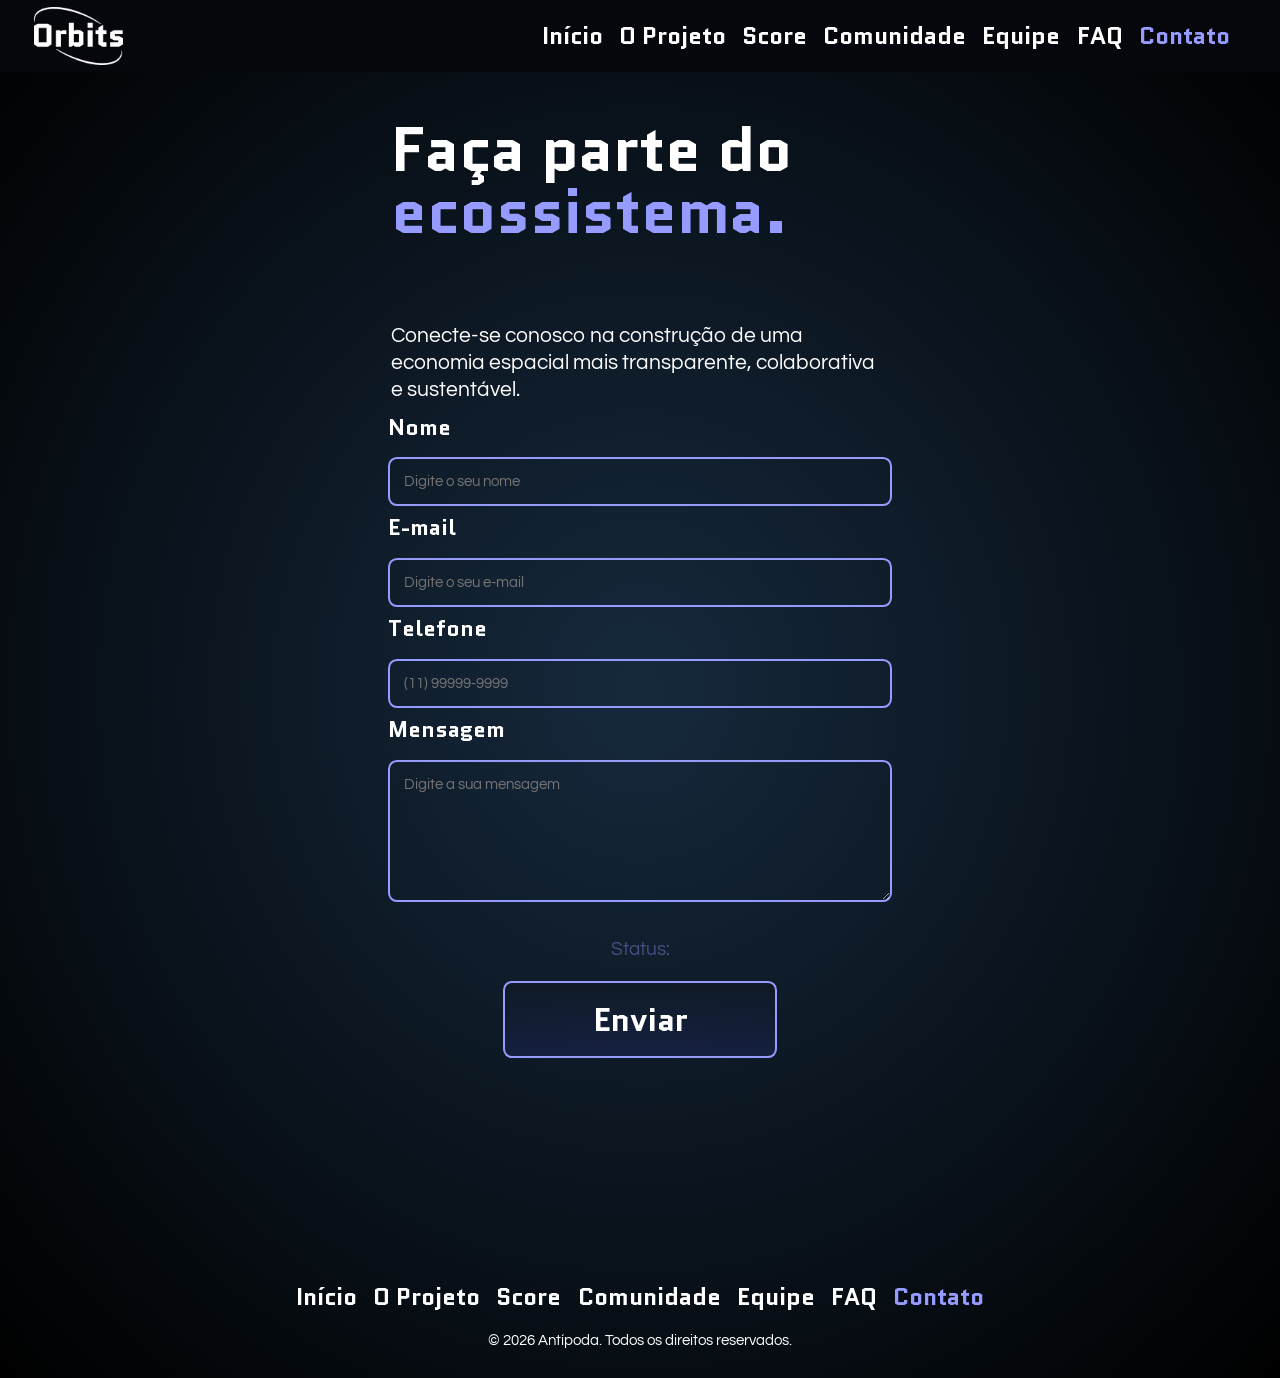
<file: pages/contato.html>
<!DOCTYPE html>
<html lang="pt-br">
<head>
    <meta charset="UTF-8">
    <meta name="viewport" content="width=device-width, initial-scale=1.0">
    <link rel="stylesheet" href="/css/styles.css">
    <link rel="stylesheet" href="/css/layout-contato.css">
    <title>Contato</title>
</head>

<body>

    <header class="header">
        <img src="/assets/logo_orbits.png" alt="Logo Orbits" class="header__logo">

        <nav class="header__menu">
            <a href="/pages/index.html" class="header__menu__link">Início</a>
            <a href="/pages/sobre.html" class="header__menu__link">O Projeto</a>
            <a href="/pages/score.html" class="header__menu__link">Score</a>
            <a href="/pages/comunidade.html" class="header__menu__link">Comunidade</a>
            <a href="/pages/integrantes.html" class="header__menu__link">Equipe</a>
            <a href="/pages/faq.html" class="header__menu__link">FAQ</a>
            <a href="/pages/contato.html" class="header__menu__link header__menu__link--destaque">Contato</a>
        </nav>
        <button class="header__button">☰</button>
    </header>

    <main class="contato">

        <h1 class="pagina__titulo">Faça parte do <strong class="pagina__titulo--destaque">ecossistema.</strong></h1>

        <p class="pagina__texto">
            Conecte-se conosco na construção de uma economia espacial mais transparente, colaborativa e sustentável.
        </p>

        <div class="contato__secao">
            <div class="contato__area">

                <form class="contato__formulario">

                    <div class="contato__formulario__campo">
                        <label for="name" class="contato__formulario__label">Nome</label>
                        <input 
                            type="text"
                            id="name"
                            name="name"
                            class="contato__formulario__input caixa"
                            placeholder="Digite o seu nome"
                        >
                    </div>

                    <div class="contato__formulario__campo">
                        <label for="mail" class="contato__formulario__label">E-mail</label>
                        <input 
                            type="email"
                            id="mail"
                            name="mail"
                            class="contato__formulario__input caixa"
                            placeholder="Digite o seu e-mail"  
                        >
                    </div>

                    <div class="contato__formulario__campo">
                        <label for="phone" class="contato__formulario__label">Telefone</label>
                        <input 
                            type="tel"
                            pattern="(\([0-9]{2}\)|[0-9]{2})\s?[0-9]{4,5}-?[0-9]{4}"
                            title="Insira um telefone válido. Ex: (11)98765-4321"
                            placeholder="(11) 99999-9999"
                            id="phone"
                            name="phone"
                            class="contato__formulario__input caixa"
                            placeholder="Digite o seu telefone"
                        >
                    </div>

                    <div class="contato__formulario__campo">
                        <label for="message" class="contato__formulario__label">Mensagem</label>
                        <textarea 
                            id="message"
                            name="message"
                            class="contato__formulario__input caixa"
                            placeholder="Digite a sua mensagem"
                        ></textarea>
                    </div>

                    <button type="submit" class="contato__formulario__botao caixa--degrade">Enviar</button>

                </form>

                <p class="contato__status">Status:</p>

            </div>
        </div>

    </main>

    <footer class="footer">

        <nav class="footer__menu">
            <a href="/pages/index.html" class="footer__menu__link">Início</a>
            <a href="/pages/sobre.html" class="footer__menu__link">O Projeto</a>
            <a href="/pages/score.html" class="footer__menu__link">Score</a>
            <a href="/pages/comunidade.html" class="footer__menu__link">Comunidade</a>
            <a href="/pages/integrantes.html" class="footer__menu__link">Equipe</a>
            <a href="/pages/faq.html" class="footer__menu__link">FAQ</a>
            <a href="/pages/contato.html" class="footer__menu__link footer__menu__link--destaque">Contato</a>
        </nav>

        <p class="footer__texto">© 2026 Antípoda. Todos os direitos reservados.</p>

    </footer>






    <!-- modal -->

    <div class="contato__modal-fundo">
        <div class="contato__modal caixa--degrade">
            <button class="contato__modal__fechar">✕</button>
            <h2 class="contato__modal__titulo pagina__subtitulo">Mensagem enviada!</h2>
            <p class="contato__modal__texto pagina__texto"> Obrigado pelo contato! Responderemos em breve! 😁</p>
        </div>
    </div>
    <script src="/js/header.js"></script>
    <script src="/js/contato.js"></script>
</body>
</html>
</file>
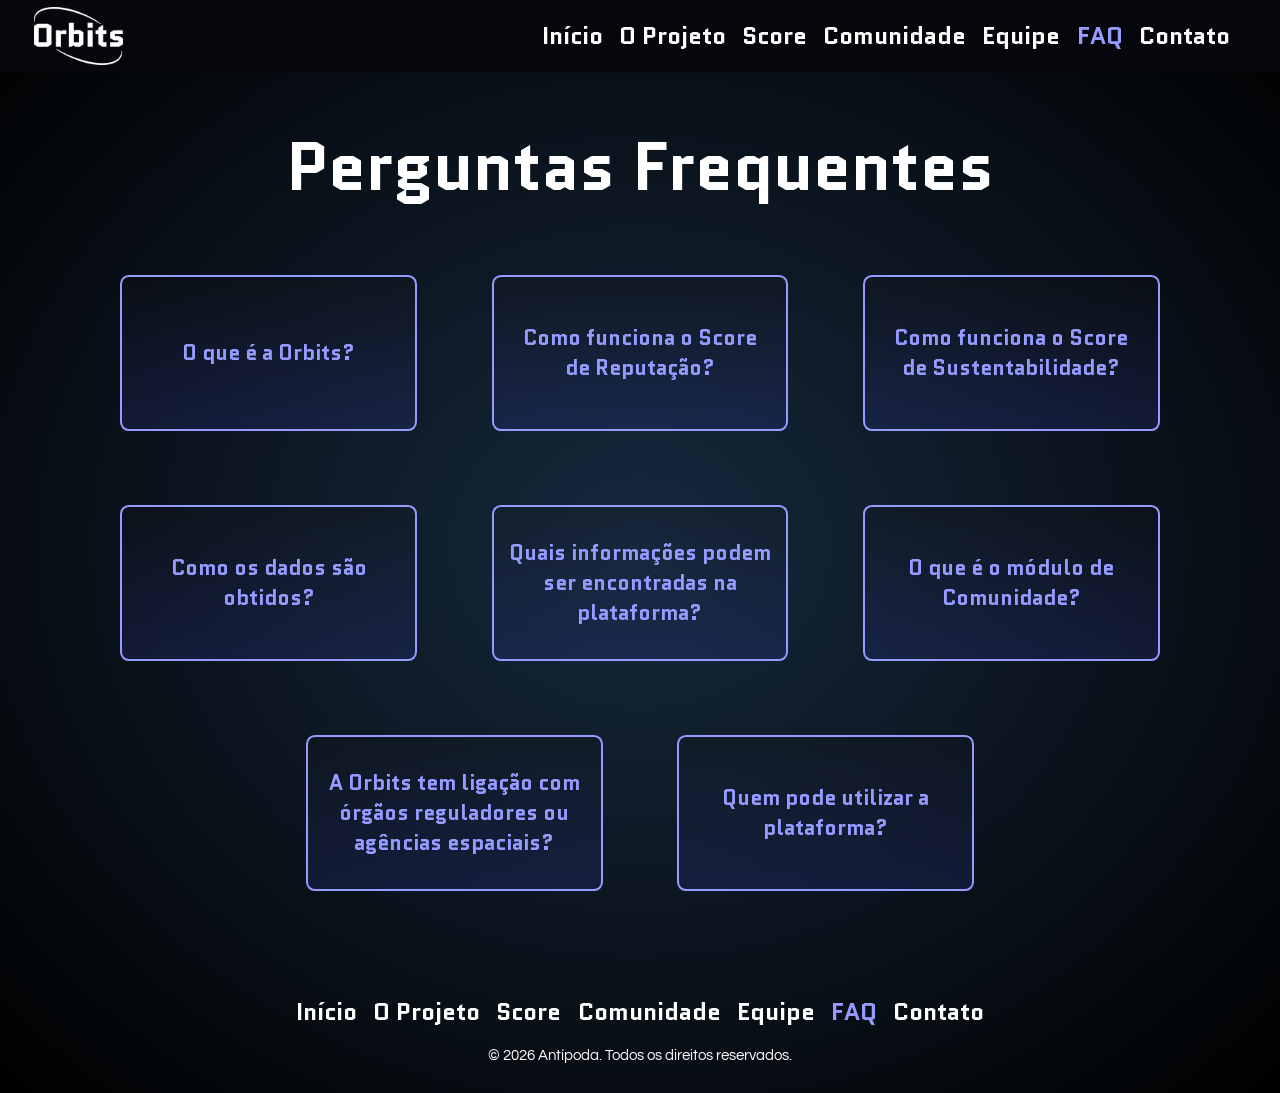
<file: pages/faq.html>
<!DOCTYPE html>
<html lang="pt-br">
<head>
    <meta charset="UTF-8">
    <meta name="viewport" content="width=device-width, initial-scale=1.0">
    <link rel="stylesheet" href="/css/styles.css">
    <link rel="stylesheet" href="/css/layout-faq.css">
    <title>FAQ</title>
</head>
<body>
    <header class="header">
        <img src="/assets/logo_orbits.png" alt="Logo Orbits" class="header__logo">
        <nav class="header__menu">
            <a href="/pages/index.html" class="header__menu__link">Início</a>
            <a href="/pages/sobre.html" class="header__menu__link">O Projeto</a>
            <a href="/pages/score.html" class="header__menu__link">Score</a>
            <a href="/pages/comunidade.html" class="header__menu__link">Comunidade</a>
            <a href="/pages/integrantes.html" class="header__menu__link">Equipe</a>
            <a href="/pages/faq.html" class="header__menu__link header__menu__link--destaque">FAQ</a>
            <a href="/pages/contato.html" class="header__menu__link">Contato</a>
        </nav>
        <button class="header__button">☰</button>
    </header>

    <main class="faq">

      <h1 class="pagina__titulo">Perguntas Frequentes</h1>

      <section class="faq__perguntas">

        <div class="faq__perguntas__card caixa--degrade">
            <h2 class="faq__perguntas__card__pergunta">O que é a Orbits?</h2>
            <p class="faq__perguntas__card__resposta">A Orbits é uma plataforma de inteligência espacial que cruza dados para gerar indicadores de reputação e sustentabilidade, mapear agentes e ativos espaciais e conectar iniciativas que estão construindo o futuro do setor.</p>
        </div>

        <div class="faq__perguntas__card caixa--degrade">
            <h2 class="faq__perguntas__card__pergunta">Como funciona o Score de Reputação?</h2>
            <p class="faq__perguntas__card__resposta">O Score de Reputação transforma dados em confiança. A partir da análise de informações públicas, histórico operacional e conformidade regulatória, a Orbits gera um índice que auxilia na avaliação de credibilidade dos agentes em atuação no espaço.</p>
        </div>

        <div class="faq__perguntas__card caixa--degrade">
            <h2 class="faq__perguntas__card__pergunta">Como funciona o Score de Sustentabilidade?</h2>
            <p class="faq__perguntas__card__resposta">O Score de Sustentabilidade transforma dados em responsabilidade. Por meio da análise de indicadores ambientais e operacionais relacionadas à geração de lixo orbital e práticas de mitigação, a Orbits avalia o impacto das atividades espaciais e incentiva práticas mais sustentáveis no setor.</p>
        </div>

        <div class="faq__perguntas__card caixa--degrade">
            <h2 class="faq__perguntas__card__pergunta">Como os dados são obtidos?</h2>
            <p class="faq__perguntas__card__resposta">A Orbits utiliza dados públicos, registros espaciais e bases orbitais de referência que são organizadas e cruzadas para gerar os indicadores, visualizações e inteligência sobre a economia espacial.</p>
        </div>

        <div class="faq__perguntas__card caixa--degrade">
            <h2 class="faq__perguntas__card__pergunta">Quais informações podem ser encontradas na plataforma?</h2>
            <p class="faq__perguntas__card__resposta">A Orbits reúne informações sobre organizações, ativos espaciais e iniciativas do setor em um único ambiente. Os usuários podem explorar indicadores de reputação e sustentabilidade, visualizar objetos em órbita e descobrir oportunidades de conexão dentro da economia espacial.</p>
        </div>

        <div class="faq__perguntas__card caixa--degrade">
            <h2 class="faq__perguntas__card__pergunta">O que é o módulo de Comunidade?</h2>
            <p class="faq__perguntas__card__resposta">O módulo de Comunidade conecta empresas, pesquisadores, investidores e iniciativas dentro da economia espacial. Por meio dele, os usuários podem descobrir oportunidades de colaboração, parcerias e novos projetos dentro do ecossistema.</p>
        </div>

        <div class="faq__perguntas__card caixa--degrade">
            <h2 class="faq__perguntas__card__pergunta">A Orbits tem ligação com órgãos reguladores ou agências espaciais?</h2>
            <p class="faq__perguntas__card__resposta">Não. A Orbits é uma plataforma independente de inteligência espacial. Seu papel é apoiar o ecossistema por meio da organização de informações, geração de indicadores e fortalecimento da transparência entre os agentes da economia espacial.</p>
        </div>

        <div class="faq__perguntas__card caixa--degrade">
            <h2 class="faq__perguntas__card__pergunta">Quem pode utilizar a plataforma?</h2>
            <p class="faq__perguntas__card__resposta">A Orbits foi desenvolvida para empresas, pesquisadores, universidades, investidores, órgãos públicos e qualquer pessoa interessada em acompanhar o ecossistema espacial. A plataforma foi criada para tornar a economia espacial mais acessível e transparente para todos.</p>
        </div>

      </section>

    </main>

    <footer class="footer">
        <nav class="footer__menu">
            <a href="/pages/index.html" class="footer__menu__link">Início</a>
            <a href="/pages/sobre.html" class="footer__menu__link">O Projeto</a>
            <a href="/pages/score.html" class="footer__menu__link">Score</a>
            <a href="/pages/comunidade.html" class="footer__menu__link">Comunidade</a>
            <a href="/pages/integrantes.html" class="footer__menu__link">Equipe</a>
            <a href="/pages/faq.html" class="footer__menu__link footer__menu__link--destaque">FAQ</a>
            <a href="/pages/contato.html" class="footer__menu__link">Contato</a>
        </nav>
        <p class="footer__texto">© 2026 Antípoda. Todos os direitos reservados.</p>
    </footer>
    <script src="/js/header.js"></script>
    <script src="/js/accordion_faq.js"></script>
</body>
</html>
</file>
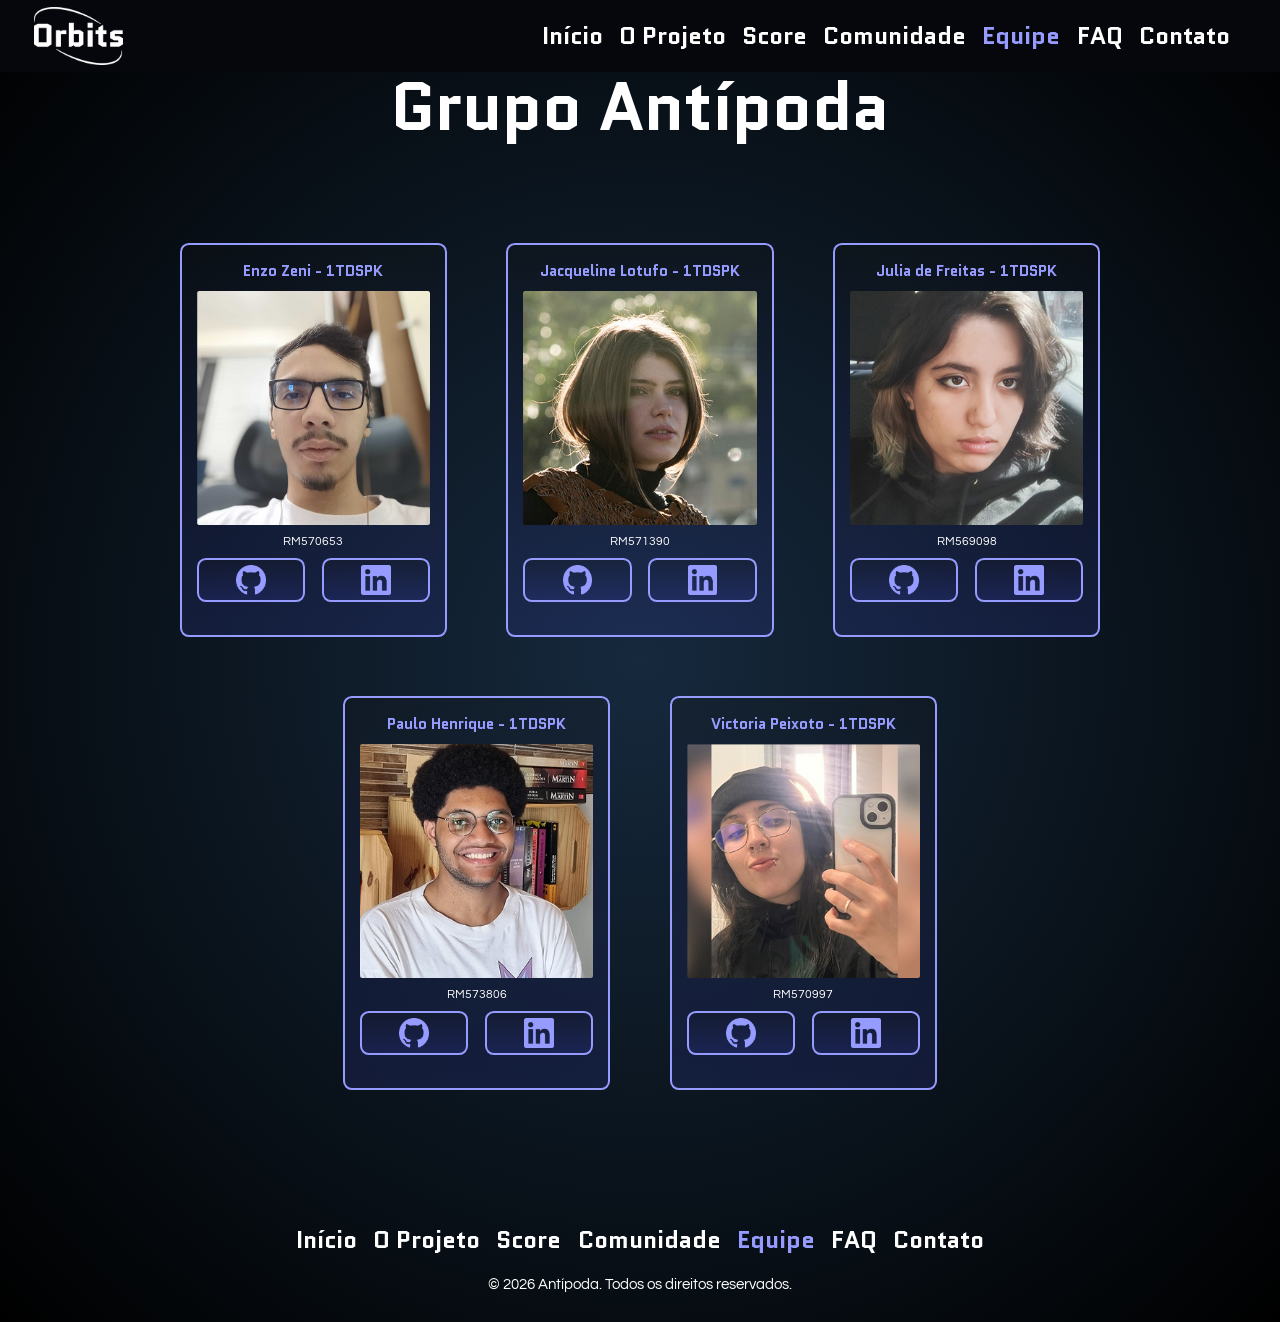
<file: pages/integrantes.html>
<!DOCTYPE html>
<html lang="pt-br">
<head>
    <meta charset="UTF-8">
    <meta name="viewport" content="width=device-width, initial-scale=1.0">
    <link rel="stylesheet" href="/css/styles.css">
    <link rel="stylesheet" href="/css/layout-integrantes.css">
    <title>Equipe</title>
</head>
<body>
    <header class="header">
        <img src="/assets/logo_orbits.png" alt="Logo Orbits" class="header__logo">
        <nav class="header__menu">
            <a href="/pages/index.html" class="header__menu__link">Início</a>
            <a href="/pages/sobre.html" class="header__menu__link">O Projeto</a>
            <a href="/pages/score.html" class="header__menu__link">Score</a>
            <a href="/pages/comunidade.html" class="header__menu__link">Comunidade</a>
            <a href="/pages/integrantes.html" class="header__menu__link header__menu__link--destaque">Equipe</a>
            <a href="/pages/faq.html" class="header__menu__link">FAQ</a>
            <a href="/pages/contato.html" class="header__menu__link">Contato</a>
        </nav>
        <button class="header__button">☰</button>
    </header>

    <main class="integrantes">
       <h1 class="pagina__titulo">Grupo Antípoda</h1>

       <section class="integrantes__secao">

            <!-- enzo -->
            <div class="integrantes__secao__card caixa--degrade">
                <h3 class="integrantes__secao__card__titulo">Enzo Zeni - 1TDSPK</h3>
                <img src="/assets/zeni.png" alt="Foto Enzo" class="integrantes__secao__card__imagem">
                <p class="integrantes__secao__card__rm">RM570653</p>
                <div class="integrantes__secao__card__botoes">
                    <a href="https://github.com/F-Zeni" target="_blank" class="integrantes__secao__card__botoes__botao caixa--degrade">
                        <img src="/assets/github.png" alt="Pictograma Github"  class="integrantes__secao__card__botoes__botao__logo">
                    </a>

                    <a href="https://www.linkedin.com/in/enzo-fachinelli-zeni-687a873b3" target="_blank" class="integrantes__secao__card__botoes__botao caixa--degrade">
                        <img src="/assets/linkedin.png" alt="Pictograma LinkedIn" class="integrantes__secao__card__botoes__botao__logo">
                    </a>
                </div>    
            </div>

            <!-- jacqueline -->
            <div class="integrantes__secao__card caixa--degrade">
                <h3 class="integrantes__secao__card__titulo">Jacqueline Lotufo - 1TDSPK</h3>
                    <img src="/assets/jac.png" alt="Foto Jacqueline" class="integrantes__secao__card__imagem">
                    <p class="integrantes__secao__card__rm">RM571390</p>
                    <div class="integrantes__secao__card__botoes">
                        <a href="https://github.com/jacquelot" target="_blank" class="integrantes__secao__card__botoes__botao caixa--degrade">
                            <img src="/assets/github.png" alt="Pictograma Github" class="integrantes__secao__card__botoes__botao__logo">
                        </a>

                        <a href="https://br.linkedin.com/in/jacqueline-lotufo" target="_blank" class="integrantes__secao__card__botoes__botao caixa--degrade">
                            <img src="/assets/linkedin.png" alt="Pictograma LinkedIn" class="integrantes__secao__card__botoes__botao__logo">
                        </a>
                    </div>     
            </div>

            <!-- julia -->
            <div class="integrantes__secao__card caixa--degrade">
                <h3 class="integrantes__secao__card__titulo">Julia de Freitas - 1TDSPK</h3>
                <img src="/assets/ju.png" alt="Foto Julia" class="integrantes__secao__card__imagem">
                <p class="integrantes__secao__card__rm">RM569098</p>
                <div class="integrantes__secao__card__botoes">
                    <a href="https://github.com/lixzaura" target="_blank" class="integrantes__secao__card__botoes__botao caixa--degrade">
                        <img src="/assets/github.png" alt="Pictograma Github" class="integrantes__secao__card__botoes__botao__logo">
                    </a>

                    <a href="https://www.linkedin.com/in/lixzaura" target="_blank" class="integrantes__secao__card__botoes__botao caixa--degrade">
                        <img src="/assets/linkedin.png" alt="Pictograma LinkedIn" class="integrantes__secao__card__botoes__botao__logo">
                    </a>
                </div>    
            </div>

            <!-- paulo -->
            <div class="integrantes__secao__card caixa--degrade">
                <h3 class="integrantes__secao__card__titulo">Paulo Henrique - 1TDSPK</h3>
                <img src="/assets/ph.png" alt="Foto Paulo" class="integrantes__secao__card__imagem">
                <p class="integrantes__secao__card__rm">RM573806</p>
                <div class="integrantes__secao__card__botoes">
                    <a href="https://github.com/paulo-henrique253" target="_blank" class="integrantes__secao__card__botoes__botao caixa--degrade">
                        <img src="/assets/github.png" alt="Pictograma Github" class="integrantes__secao__card__botoes__botao__logo">
                    </a>

                    <a href="https://www.linkedin.com/in/paulo-henrique-gomes-gonçalves-aa04b5272/" target="_blank" class="integrantes__secao__card__botoes__botao caixa--degrade">
                        <img src="/assets/linkedin.png" alt="Pictograma LinkedIn" class="integrantes__secao__card__botoes__botao__logo">
                    </a>
                </div>
            </div>

            <!-- victoria -->
            <div class="integrantes__secao__card caixa--degrade">
                <h3 class="integrantes__secao__card__titulo">Victoria Peixoto - 1TDSPK</h3>
                <img src="/assets/vic.png" alt="Foto Victoria" class="integrantes__secao__card__imagem">
                <p class="integrantes__secao__card__rm">RM570997</p>
                <div class="integrantes__secao__card__botoes">
                    <a href="https://github.com/VictoriaPPeixoto" target="_blank" class="integrantes__secao__card__botoes__botao caixa--degrade">
                        <img src="/assets/github.png" alt="Pictograma Github" class="integrantes__secao__card__botoes__botao__logo">
                    </a>

                    <a href="https://www.linkedin.com/in/victoria-peixoto-paltrinieri-9938a7404/" target="_blank" class="integrantes__secao__card__botoes__botao caixa--degrade">
                        <img src="/assets/linkedin.png" alt="Pictograma LinkedIn" class="integrantes__secao__card__botoes__botao__logo">
                    </a>
                </div>
            </div>
       </section>
    </main>

    <footer class="footer">
        <nav class="footer__menu">
            <a href="/pages/index.html" class="footer__menu__link">Início</a>
            <a href="/pages/sobre.html" class="footer__menu__link">O Projeto</a>
            <a href="/pages/score.html" class="footer__menu__link">Score</a>
            <a href="/pages/comunidade.html" class="footer__menu__link">Comunidade</a>
            <a href="/pages/integrantes.html" class="footer__menu__link footer__menu__link--destaque">Equipe</a>
            <a href="/pages/faq.html" class="footer__menu__link">FAQ</a>
            <a href="/pages/contato.html" class="footer__menu__link">Contato</a>
        </nav>
        <p class="footer__texto">© 2026 Antípoda. Todos os direitos reservados.</p>
    </footer>
    <script src="/js/header.js"></script>
</body>
</html>
</file>
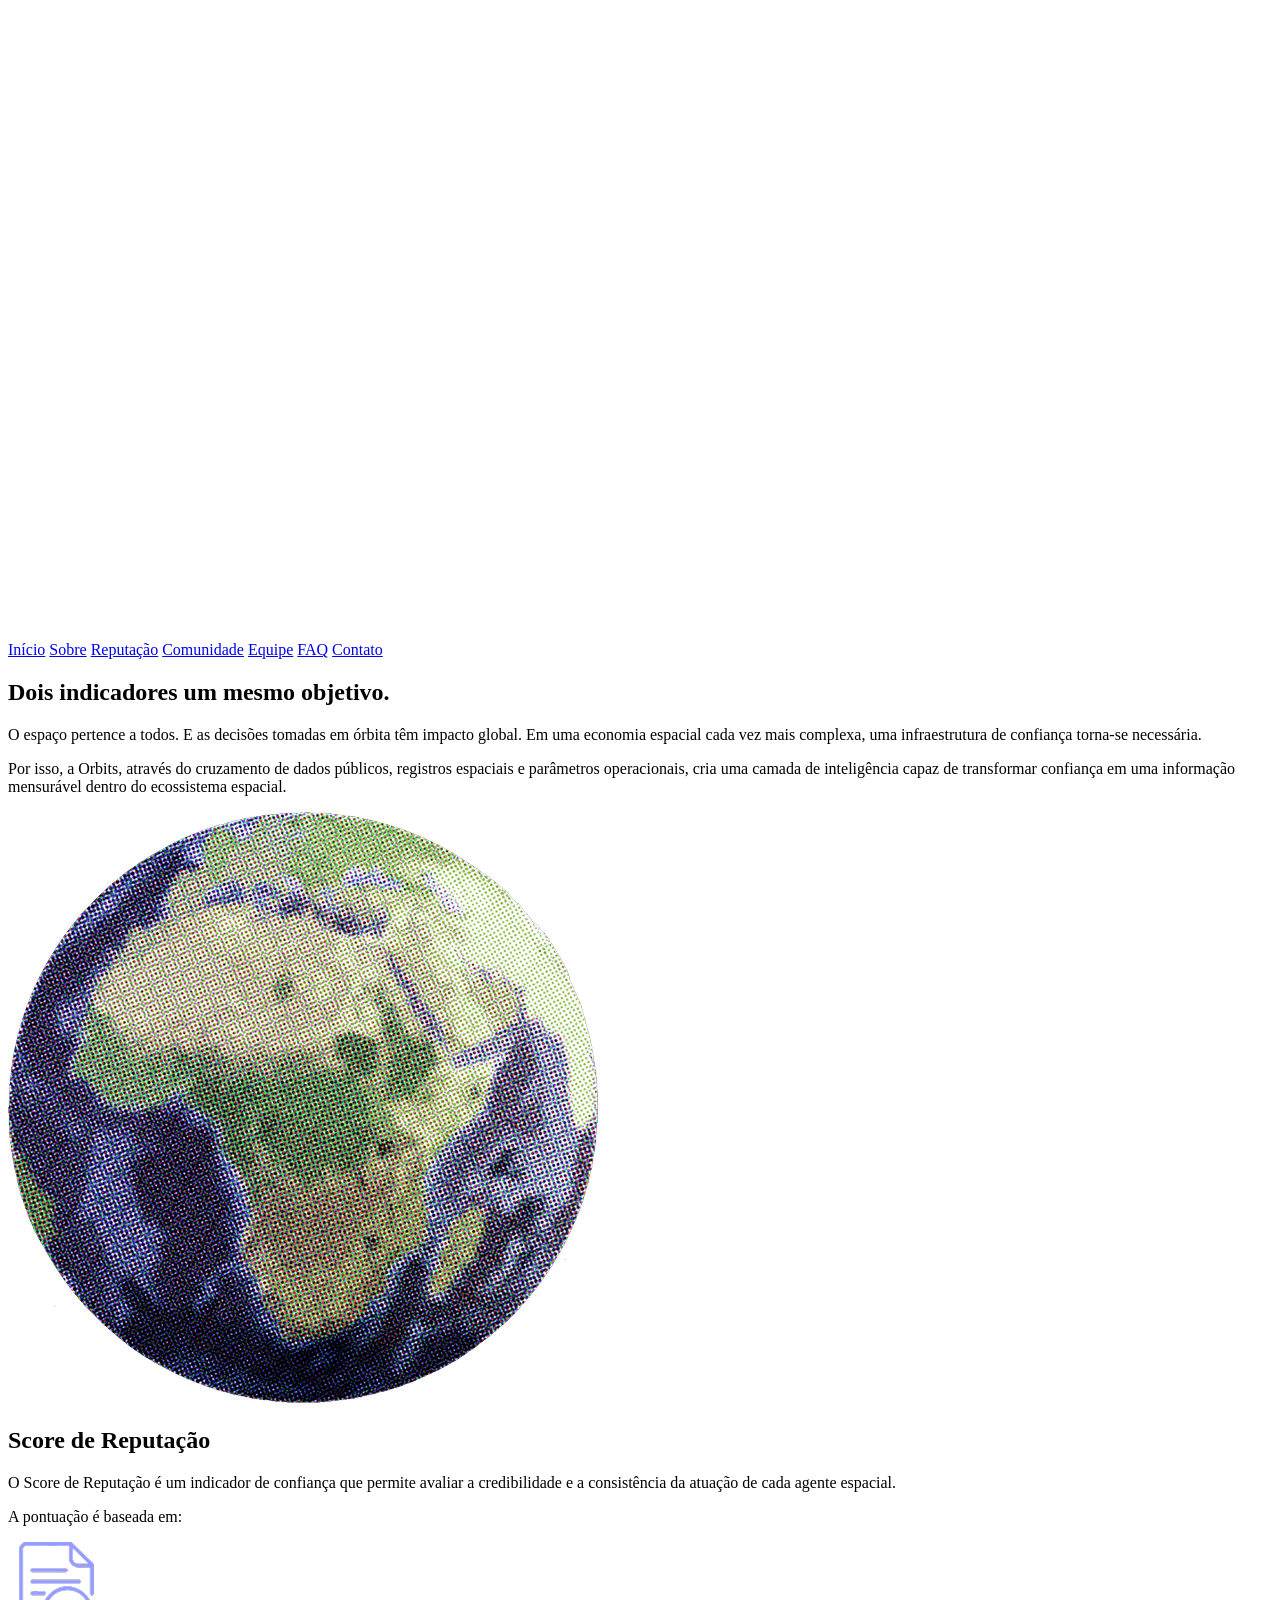
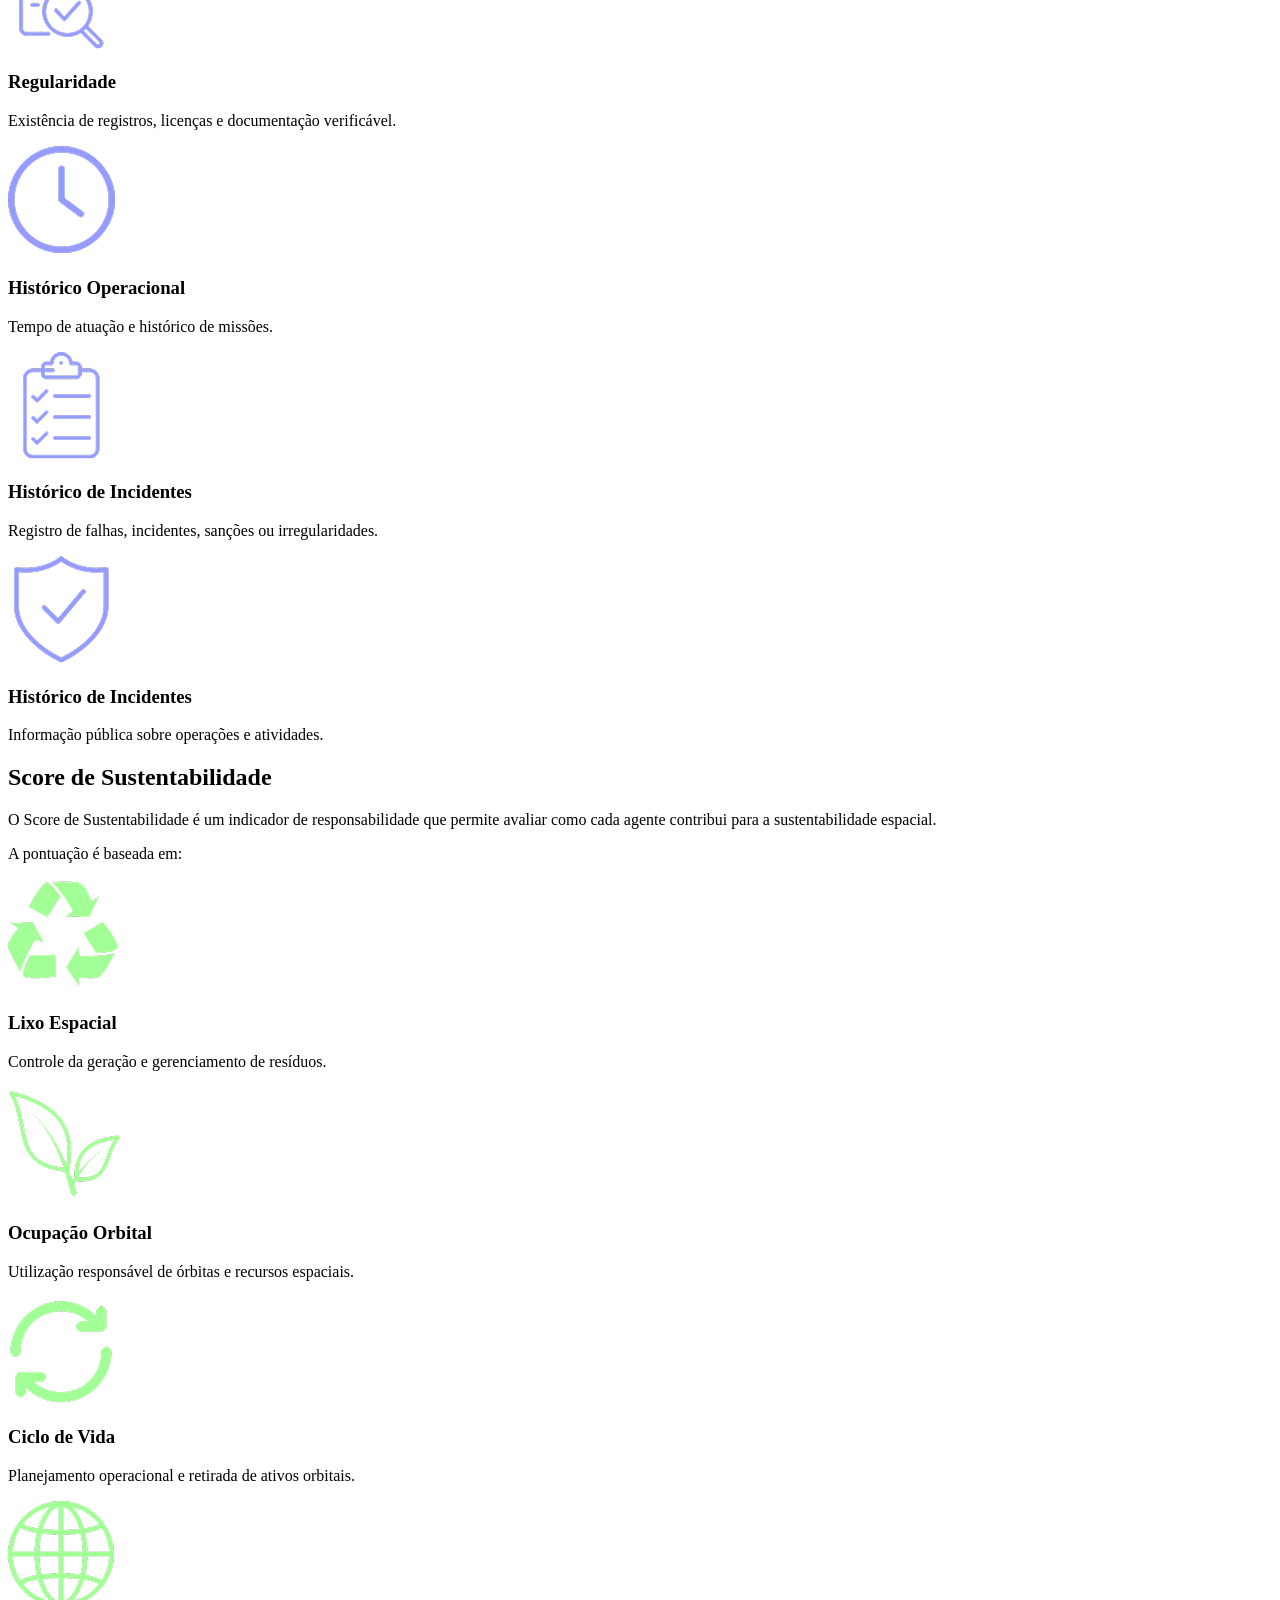
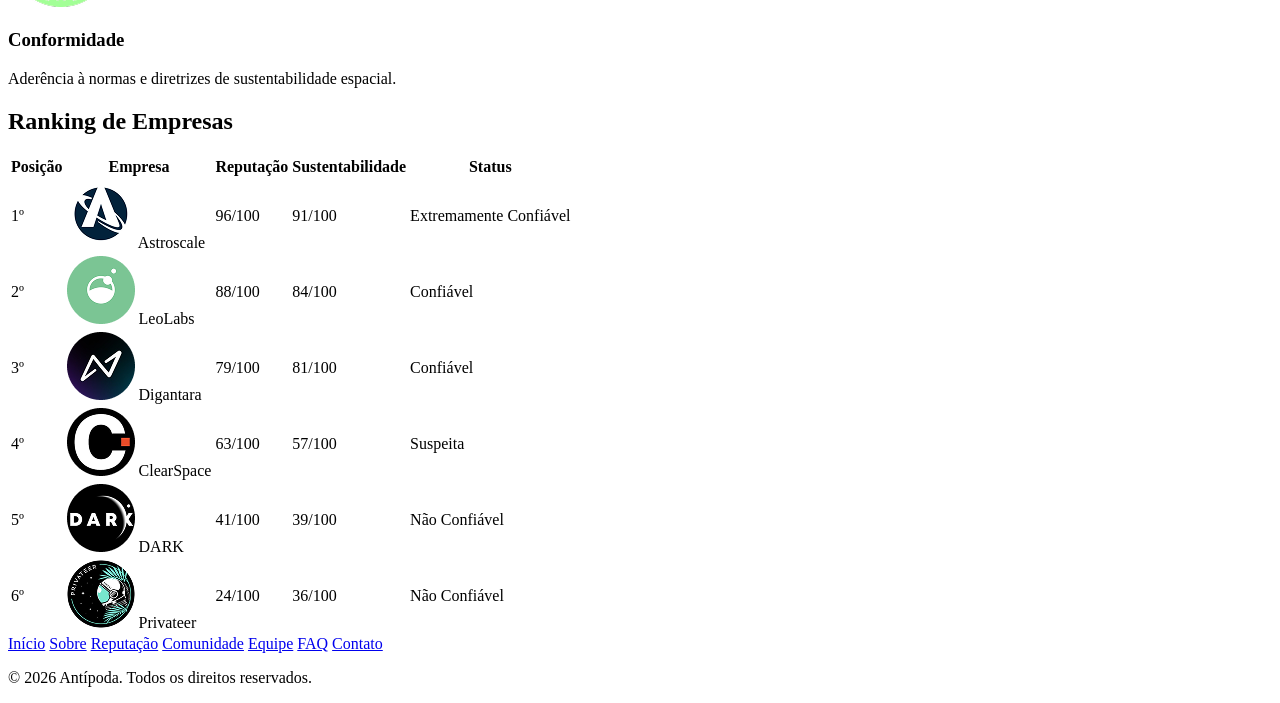
<file: pages/reputacao.html>
<!DOCTYPE html>
<html lang="pt-br">
<head>
    <meta charset="UTF-8">
    <meta name="viewport" content="width=device-width, initial-scale=1.0">
    <title>Reputação</title>
</head>
<body>
    <header class="header">
        <img src="/assets/logo_orbits.png" alt="Logo Orbits" class="header__logo">
        <nav class="header__menu">
            <a href="/pages/index.html" class="header__menu__link">Início</a>
            <a href="/pages/sobre.html" class="header__menu__link">Sobre</a>
            <a href="/pages/reputacao.html" class="header__menu__link">Reputação</a>
            <a href="/pages/comunidade.html" class="header__menu__link">Comunidade</a>
            <a href="/pages/integrantes.html" class="header__menu__link">Equipe</a>
            <a href="/pages/faq.html" class="header__menu__link">FAQ</a>
            <a href="/pages/contato.html" class="header__menu__link">Contato</a>
        </nav>
    </header>

    <main>
        <section>
            <div>
                <h1>Dois indicadores um mesmo objetivo.</h1>
                <p>O espaço pertence a todos. E as decisões tomadas em órbita têm impacto global. Em uma economia espacial cada vez mais complexa, uma infraestrutura de confiança torna-se necessária.</p>
                <p>Por isso, a Orbits, através do cruzamento de dados públicos, registros espaciais e parâmetros operacionais, cria uma camada de inteligência capaz de transformar confiança em uma informação mensurável dentro do ecossistema espacial.</p>
            </div>
            <img src="/assets/reputacao_topo_img.png" alt="Imagem do planeta Terra">
        </section>

        <section>
            <div>
                <h2>Score de <strong>Reputação</strong></h2>
                <p>O Score de Reputação é um indicador de confiança que permite avaliar a credibilidade e a consistência da atuação de cada agente espacial.</p>
                <p>A pontuação é baseada em:</p>

                <div>
                    <div>
                        <img src="/assets/score_rep_1.png" alt="Pictograma Reputação 1">
                        <h3>Regularidade</h3>
                        <p>Existência de registros, licenças e documentação verificável.</p>
                    </div>

                    <div>
                        <img src="/assets/score_rep_2.png" alt="Pictograma Reputação 2">
                        <h3>Histórico Operacional</h3>
                        <p>Tempo de atuação e histórico de missões.</p>
                    </div>

                    <div>
                        <img src="/assets/score_rep_3.png" alt="Pictograma Reputação 3">
                        <h3>Histórico de Incidentes</h3>
                        <p>Registro de falhas, incidentes, sanções ou irregularidades.</p>
                    </div>

                    <div>
                        <img src="/assets/score_rep_4.png" alt="Pictograma Reputação 4">
                        <h3>Histórico de Incidentes</h3>
                        <p>Informação pública sobre operações e atividades.</p>
                    </div>

                </div>
            </div>
            
            <div>
                <h2>Score de <strong>Sustentabilidade</strong></h2>
                <p>O Score de Sustentabilidade é um indicador de responsabilidade que permite avaliar como cada agente contribui para a sustentabilidade espacial.</p>
                <p>A pontuação é baseada em:</p>

                <div>
                    <div>
                        <img src="/assets/score_sus_1.png" alt="Pictograma Sustentabilidade 1">
                        <h3>Lixo Espacial</h3>
                        <p>Controle da geração e gerenciamento de resíduos.</p>
                    </div>

                    <div>
                        <img src="/assets/score_sus_2.png" alt="Pictograma Sustentabilidade 2">
                        <h3>Ocupação Orbital</h3>
                        <p>Utilização responsável de órbitas e recursos espaciais.</p>
                    </div>

                    <div>
                        <img src="/assets/score_sus_3.png" alt="Pictograma Sustentabilidade 3">
                        <h3>Ciclo de Vida</h3>
                        <p>Planejamento operacional e retirada de ativos orbitais.</p>
                    </div>

                    <div>
                        <img src="/assets/score_sus_4.png" alt="Pictograma Sustentabilidade 4">
                        <h3>Conformidade</h3>
                        <p>Aderência à normas e diretrizes de sustentabilidade espacial.</p>
                    </div>
                </div>
            </div>
        </section>

        <section>
            <table>
                <thead>
                    <h2>Ranking de Empresas</h2>
                    <tr>
                        <th>Posição</th>
                        <th>Empresa</th>
                        <th>Reputação</th>
                        <th>Sustentabilidade</th>
                        <th>Status</th>
                    </tr>
                </thead>

                <tbody>
                    <tr>
                        <td>1º</td>
                        <td>
                            <img src="/assets/astroscale.png" alt="Logo da Astroscale">
                            Astroscale
                        </td>
                        <td>96/100</td>
                        <td>91/100</td>
                        <td>Extremamente Confiável</td>
                    </tr>

                    <tr>
                        <td>2º</td>
                        <td>
                            <img src="/assets/leolabs.png" alt="Logo da LeoLabs">
                            LeoLabs
                        </td>
                        <td>88/100</td>
                        <td>84/100</td>
                        <td>Confiável</td>
                    </tr>
                    
                    <tr>
                        <td>3º</td>
                        <td>
                            <img src="/assets/digantara.png" alt="Logo da Digantara">
                            Digantara
                        </td>
                        <td>79/100</td>
                        <td>81/100</td>
                        <td>Confiável</td>
                    </tr>

                    <tr>
                        <td>4º</td>
                        <td>
                            <img src="/assets/clearspace.png" alt="Logo da ClearSpace">
                            ClearSpace
                        </td>
                        <td>63/100</td>
                        <td>57/100</td>
                        <td>Suspeita</td>
                    </tr>

                    <tr>
                        <td>5º</td>
                        <td>
                            <img src="/assets/dark.png" alt="Logo da DARK">
                            DARK
                        </td>
                        <td>41/100</td>
                        <td>39/100</td>
                        <td>Não Confiável</td>
                    </tr>

                    <tr>
                        <td>6º</td>
                        <td>
                            <img src="/assets/privateer.png" alt="Logo da Privateer">
                            Privateer
                        </td>
                        <td>24/100</td>
                        <td>36/100</td>
                        <td>Não Confiável</td>
                    </tr>
                </tbody>
            </table>
        </section>
    </main>

    <footer class="footer">
        <nav class="footer__menu">
            <a href="/pages/index.html" class="footer__menu__link">Início</a>
            <a href="/pages/sobre.html" class="footer__menu__link">Sobre</a>
            <a href="/pages/reputacao.html" class="footer__menu__link">Reputação</a>
            <a href="/pages/comunidade.html" class="footer__menu__link">Comunidade</a>
            <a href="/pages/integrantes.html" class="footer__menu__link">Equipe</a>
            <a href="/pages/faq.html" class="footer__menu__link">FAQ</a>
            <a href="/pages/contato.html" class="footer__menu__link">Contato</a>
        </nav>
        <p class="footer__texto">© 2026 Antípoda. Todos os direitos reservados.</p>
    </footer>
    
</body>
</html>
</file>
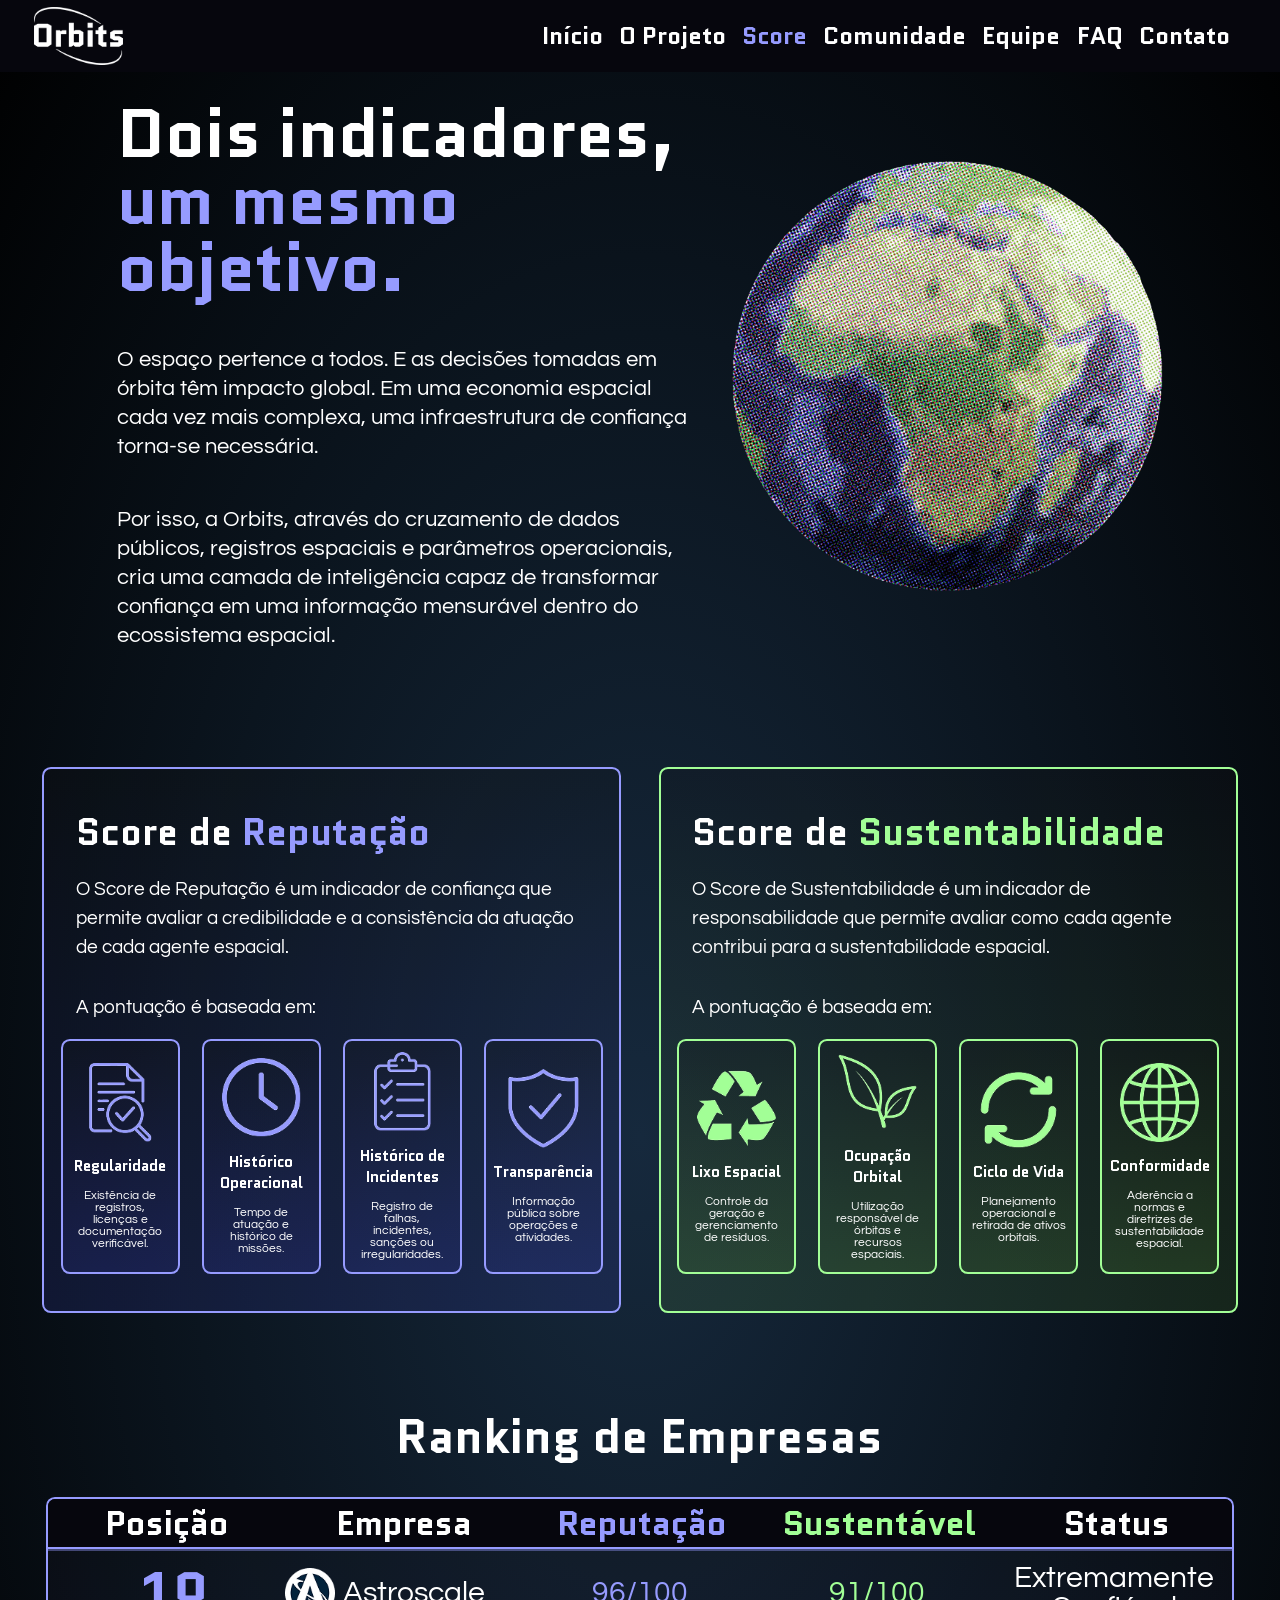
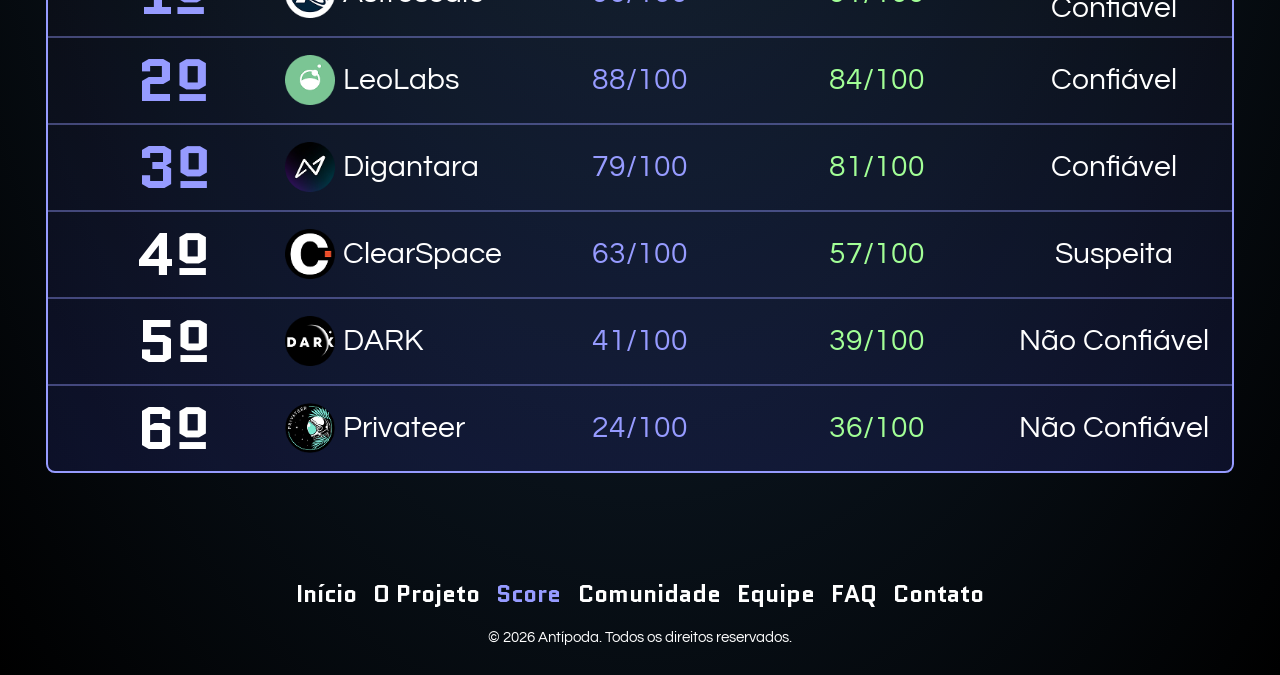
<file: pages/score.html>
<!DOCTYPE html>
<html lang="pt-br">
<head>
    <meta charset="UTF-8">
    <meta name="viewport" content="width=device-width, initial-scale=1.0">
    <link rel="stylesheet" href="/css/styles.css">
    <title>Score</title>
</head>
<body>
    <header class="header">
        <img src="/assets/logo_orbits.png" alt="Logo Orbits" class="header__logo">
        <nav class="header__menu">
            <a href="/pages/index.html" class="header__menu__link">Início</a>
            <a href="/pages/sobre.html" class="header__menu__link">O Projeto</a>
            <a href="/pages/score.html" class="header__menu__link header__menu__link--destaque">Score</a>
            <a href="/pages/comunidade.html" class="header__menu__link">Comunidade</a>
            <a href="/pages/integrantes.html" class="header__menu__link">Equipe</a>
            <a href="/pages/faq.html" class="header__menu__link">FAQ</a>
            <a href="/pages/contato.html" class="header__menu__link">Contato</a>
        </nav>
        <button class="header__button">☰</button>
    </header>

    <main class="score">
        <section class="score__apresentacao">
            <div class="score__apresentacao__conteudo">
                <h1 class="pagina__titulo">Dois indicadores, <strong class="pagina__titulo--destaque">um mesmo objetivo.</strong></h1>
                <p class="pagina__texto">O espaço pertence a todos. E as decisões tomadas em órbita têm impacto global. Em uma economia espacial cada vez mais complexa, uma infraestrutura de confiança torna-se necessária.</p>
                <p class="pagina__texto">Por isso, a Orbits, através do cruzamento de dados públicos, registros espaciais e parâmetros operacionais, cria uma camada de inteligência capaz de transformar confiança em uma informação mensurável dentro do ecossistema espacial.</p>
            </div>
            <img src="/assets/reputacao_topo_img.png" alt="Imagem do planeta Terra" class="score__apresentacao__imagem">
        </section>

        <section class="score__tipos">

            <div class="score__tipos__reputacao caixa--degrade">
                <h2 class="pagina__subtitulo">Score de <strong class="pagina__titulo--destaque">Reputação</strong></h2>
                <p class="score__tipos__reputacao__texto">O Score de Reputação é um indicador de confiança que permite avaliar a credibilidade e a consistência da atuação de cada agente espacial.</p>
                <p class="score__tipos__reputacao__texto">A pontuação é baseada em:</p>

                <div class="score__tipos__reputacao__conteudo">
                    <div class="score__tipos__reputacao__conteudo__caixa caixa--degrade">
                        <img src="/assets/score_rep_1.png" alt="Pictograma Reputação 1" class="score__tipos__reputacao__conteudo__caixa__imagem">
                        <h3 class="score__tipos__reputacao__conteudo__caixa__titulo">Regularidade</h3>
                        <p class="score__tipos__reputacao__conteudo__caixa__texto">Existência de registros, licenças e documentação verificável.</p>
                    </div>

                    <div class="score__tipos__reputacao__conteudo__caixa caixa--degrade">
                        <img src="/assets/score_rep_2.png" alt="Pictograma Reputação 2" class="score__tipos__reputacao__conteudo__caixa__imagem">
                        <h3 class="score__tipos__reputacao__conteudo__caixa__titulo">Histórico Operacional</h3>
                        <p class="score__tipos__reputacao__conteudo__caixa__texto">Tempo de atuação e histórico de missões.</p>
                    </div>

                    <div class="score__tipos__reputacao__conteudo__caixa caixa--degrade">
                        <img src="/assets/score_rep_3.png" alt="Pictograma Reputação 3" class="score__tipos__reputacao__conteudo__caixa__imagem">
                        <h3 class="score__tipos__reputacao__conteudo__caixa__titulo">Histórico de Incidentes</h3>
                        <p class="score__tipos__reputacao__conteudo__caixa__texto">Registro de falhas, incidentes, sanções ou irregularidades.</p>
                    </div>

                    <div class="score__tipos__reputacao__conteudo__caixa caixa--degrade">
                        <img src="/assets/score_rep_4.png" alt="Pictograma Reputação 4" class="score__tipos__reputacao__conteudo__caixa__imagem">
                        <h3 class="score__tipos__reputacao__conteudo__caixa__titulo">Transparência</h3>
                        <p class="score__tipos__reputacao__conteudo__caixa__texto">Informação pública sobre operações e atividades.</p>
                    </div>

                </div>
            </div>
            
            <div class="score__tipos__sustentabilidade">
                <h2 class="pagina__subtitulo">Score de <strong class="sustentabilidade__destaque">Sustentabilidade</strong></h2>
                <p class="score__tipos__sustentabilidade__texto">O Score de Sustentabilidade é um indicador de responsabilidade que permite avaliar como cada agente contribui para a sustentabilidade espacial.</p>
                <p class="score__tipos__sustentabilidade__texto">A pontuação é baseada em:</p>

                <div class="score__tipos__sustentabilidade__conteudo">
                    <div class="score__tipos__sustentabilidade__conteudo__caixa">
                        <img src="/assets/score_sus_1.png" alt="Pictograma Sustentabilidade 1" class="score__tipos__sustentabilidade__conteudo__caixa__imagem">
                        <h3 class="score__tipos__sustentabilidade__conteudo__caixa__titulo">Lixo Espacial</h3>
                        <p class="score__tipos__sustentabilidade__conteudo__caixa__texto">Controle da geração e gerenciamento de resíduos.</p>
                    </div>

                    <div class="score__tipos__sustentabilidade__conteudo__caixa">
                        <img src="/assets/score_sus_2.png" alt="Pictograma Sustentabilidade 2" class="score__tipos__sustentabilidade__conteudo__caixa__imagem">
                        <h3 class="score__tipos__sustentabilidade__conteudo__caixa__titulo">Ocupação Orbital</h3>
                        <p class="score__tipos__sustentabilidade__conteudo__caixa__texto">Utilização responsável de órbitas e recursos espaciais.</p>
                    </div>

                    <div class="score__tipos__sustentabilidade__conteudo__caixa">
                        <img src="/assets/score_sus_3.png" alt="Pictograma Sustentabilidade 3" class="score__tipos__sustentabilidade__conteudo__caixa__imagem">
                        <h3 class="score__tipos__sustentabilidade__conteudo__caixa__titulo">Ciclo de Vida</h3>
                        <p class="score__tipos__sustentabilidade__conteudo__caixa__texto">Planejamento operacional e retirada de ativos orbitais.</p>
                    </div>

                    <div class="score__tipos__sustentabilidade__conteudo__caixa">
                        <img src="/assets/score_sus_4.png" alt="Pictograma Sustentabilidade 4" class="score__tipos__sustentabilidade__conteudo__caixa__imagem">
                        <h3 class="score__tipos__sustentabilidade__conteudo__caixa__titulo">Conformidade</h3>
                        <p class="score__tipos__sustentabilidade__conteudo__caixa__texto">Aderência a normas e diretrizes de sustentabilidade espacial.</p>
                    </div>
                </div>
            </div>
        </section>

        <!-- tabela desktop e tals -->

        <section class="score__ranking">
            <!--Modal-->

            <div class="score__ranking__modals-container">
                    <img src="/assets/miniperfil_astroscale.png" alt="Imagem com o perfil da empresa" class="score__ranking__modal">
                    <img src="/assets/miniperfil_indisponivel.png" alt="Imagem com o perfil da empresa" class="score__ranking__modal">
                    <img src="/assets/miniperfil_indisponivel.png" alt="Imagem com o perfil da empresa" class="score__ranking__modal">
                    <img src="/assets/miniperfil_indisponivel.png" alt="Imagem com o perfil da empresa" class="score__ranking__modal">
                    <img src="/assets/miniperfil_indisponivel.png" alt="Imagem com o perfil da empresa" class="score__ranking__modal">
                    <img src="/assets/miniperfil_indisponivel.png" alt="Imagem com o perfil da empresa" class="score__ranking__modal">
            </div>

            <h2 class="pagina__subtitulo">Ranking de Empresas</h2>
            <table class="score__ranking__tabela caixa--degrade">
                <thead class="score__ranking__tabela__head">
                    <tr class="score__ranking__tabela__head__linha">
                        <th class="score__ranking__tabela__head__linha__item">Posição</th>
                        <th class="score__ranking__tabela__head__linha__item">Empresa</th>
                        <th class="score__ranking__tabela__head__linha__item"><strong class="pagina__titulo--destaque">Reputação</strong></th>
                        <th class="score__ranking__tabela__head__linha__item"><strong class="sustentabilidade__destaque">Sustentável</strong></th>
                        <th class="score__ranking__tabela__head__linha__item">Status</th>
                    </tr>
                </thead>

                <tbody class="score__ranking__tabela__body">
                    <tr class="score__ranking__tabela__body__linha">
                        <td class="score__ranking__tabela__body__posicao pagina__titulo--destaque">1º</td>
                        <td class="score__ranking__tabela__body__empresa">
                            <img src="/assets/astroscale.png" alt="Logo da Astroscale" class="score__ranking__tabela__body__empresa__logo">
                            Astroscale
                        </td>
                        <td class="score__ranking__tabela__body__reputacao">96/100</td>
                        <td class="score__ranking__tabela__body__sustentabilidade">91/100</td>
                        <td class="score__ranking__tabela__body__status">Extremamente Confiável</td>
                    </tr>

                    <tr class="score__ranking__tabela__body__linha">
                        <td class="score__ranking__tabela__body__posicao pagina__titulo--destaque">2º</td>
                        <td class="score__ranking__tabela__body__empresa">
                            <img src="/assets/leolabs.png" alt="Logo da LeoLabs" class="score__ranking__tabela__body__empresa__logo">
                            LeoLabs
                        </td>
                        <td class="score__ranking__tabela__body__reputacao">88/100</td>
                        <td class="score__ranking__tabela__body__sustentabilidade">84/100</td>
                        <td class="score__ranking__tabela__body__status">Confiável</td>
                    </tr>
                    
                    <tr class="score__ranking__tabela__body__linha">
                        <td class="score__ranking__tabela__body__posicao pagina__titulo--destaque">3º</td>
                        <td class="score__ranking__tabela__body__empresa">
                            <img src="/assets/digantara.png" alt="Logo da Digantara" class="score__ranking__tabela__body__empresa__logo">
                            Digantara
                        </td>
                        <td class="score__ranking__tabela__body__reputacao">79/100</td>
                        <td class="score__ranking__tabela__body__sustentabilidade">81/100</td>
                        <td class="score__ranking__tabela__body__status">Confiável</td>
                    </tr>

                    <tr class="score__ranking__tabela__body__linha">
                        <td class="score__ranking__tabela__body__posicao">4º</td>
                        <td class="score__ranking__tabela__body__empresa">
                            <img src="/assets/clearspace.png" alt="Logo da ClearSpace" class="score__ranking__tabela__body__empresa__logo">
                            ClearSpace
                        </td>
                        <td class="score__ranking__tabela__body__reputacao">63/100</td>
                        <td class="score__ranking__tabela__body__sustentabilidade">57/100</td>
                        <td class="score__ranking__tabela__body__status">Suspeita</td>
                    </tr>

                    <tr class="score__ranking__tabela__body__linha">
                        <td class="score__ranking__tabela__body__posicao">5º</td>
                        <td class="score__ranking__tabela__body__empresa">
                            <img src="/assets/dark.png" alt="Logo da DARK" class="score__ranking__tabela__body__empresa__logo">
                            DARK
                        </td>
                        <td class="score__ranking__tabela__body__reputacao">41/100</td>
                        <td class="score__ranking__tabela__body__sustentabilidade">39/100</td>
                        <td class="score__ranking__tabela__body__status">Não Confiável</td>
                    </tr>

                    <tr class="score__ranking__tabela__body__linha">
                        <td class="score__ranking__tabela__body__posicao">6º</td>
                        <td class="score__ranking__tabela__body__empresa">
                            <img src="/assets/privateer.png" alt="Logo da Privateer" class="score__ranking__tabela__body__empresa__logo">
                            Privateer
                        </td>
                        <td class="score__ranking__tabela__body__reputacao">24/100</td>
                        <td class="score__ranking__tabela__body__sustentabilidade">36/100</td>
                        <td class="score__ranking__tabela__body__status">Não Confiável</td>
                    </tr>
                </tbody>
            </table>

            <div class="score__ranking__mobile">

                <!-- 1 -->
                <div class="score__ranking__mobile__caixa caixa--degrade">
                    <img src="/assets/miniperfil_astroscale.png" alt="Imagem com o perfil da empresa"   class="score__ranking__mobile__modal">

                    <h3 class="score__ranking__mobile__caixa__posicao">1º</h3>

                    <div class="score__ranking__mobile__caixa__empresa">
                        <img src="/assets/astroscale.png" alt="logo astroscale" class="score__ranking__mobile__caixa__empresa__logo">
                        <p class="score__ranking__mobile__caixa__empresa__nome">Astroscale</p>
                    </div>

                    <div class="score__ranking__mobile__caixa__conteudo">
                        <h4 class="score__ranking__mobile__caixa__titulo"><strong class="pagina__titulo--destaque">Reputação</strong></h4>
                        <p class="score__ranking__mobile__caixa__texto"><strong class="pagina__titulo--destaque">96/100</strong></p>
                    </div>

                    <div class="score__ranking__mobile__caixa__conteudo">
                        <h4 class="score__ranking__mobile__caixa__titulo"><strong class="sustentabilidade__destaque">Sustentabilidade</strong></h4>
                        <p class="score__ranking__mobile__caixa__texto"><strong class="sustentabilidade__destaque">91/100</strong></p>
                    </div>

                    <div class="score__ranking__mobile__caixa__conteudo">
                        <h4 class="score__ranking__mobile__caixa__titulo">Status</h4>
                        <p class="score__ranking__mobile__caixa__texto">Extremamente Confiável</p>
                    </div>


                </div>

                <!-- 2 -->
                <div class="score__ranking__mobile__caixa caixa--degrade">
                    <img src="/assets/miniperfil_indisponivel.png" alt="Imagem com o perfil da empresa" class="score__ranking__mobile__modal">
                    <h3 class="score__ranking__mobile__caixa__posicao">2º</h3>

                    <div class="score__ranking__mobile__caixa__empresa">
                        <img src="/assets/leolabs.png" alt="logo leolabs" class="score__ranking__mobile__caixa__empresa__logo">
                        <p class="score__ranking__mobile__caixa__empresa__nome">Leolabs</p>
                    </div>

                    <div class="score__ranking__mobile__caixa__conteudo">
                        <h4 class="score__ranking__mobile__caixa__titulo"><strong class="pagina__titulo--destaque">Reputação</strong></h4>
                        <p class="score__ranking__mobile__caixa__texto"><strong class="pagina__titulo--destaque">88/100</strong></p>
                    </div>

                    <div class="score__ranking__mobile__caixa__conteudo">
                        <h4 class="score__ranking__mobile__caixa__titulo"><strong class="sustentabilidade__destaque">Sustentabilidade</strong></h4>
                        <p class="score__ranking__mobile__caixa__texto"><strong class="sustentabilidade__destaque">84/100</strong></p>
                    </div>

                    <div class="score__ranking__mobile__caixa__conteudo">
                        <h4 class="score__ranking__mobile__caixa__titulo">Status</h4>
                        <p class="score__ranking__mobile__caixa__texto">Confiável</p>
                    </div>
                </div>

                <!-- 3 -->
                <div class="score__ranking__mobile__caixa caixa--degrade">
                    <img src="/assets/miniperfil_indisponivel.png" alt="Imagem com o perfil da empresa" class="score__ranking__mobile__modal">
                    <h3 class="score__ranking__mobile__caixa__posicao">3º</h3>

                    <div class="score__ranking__mobile__caixa__empresa">
                        <img src="/assets/digantara.png" alt="logo digantara" class="score__ranking__mobile__caixa__empresa__logo">
                        <p class="score__ranking__mobile__caixa__empresa__nome">Digantara</p>
                    </div>

                    <div class="score__ranking__mobile__caixa__conteudo">
                        <h4 class="score__ranking__mobile__caixa__titulo"><strong class="pagina__titulo--destaque">Reputação</strong></h4>
                        <p class="score__ranking__mobile__caixa__texto"><strong class="pagina__titulo--destaque">79/100</strong></p>
                    </div>

                    <div class="score__ranking__mobile__caixa__conteudo">
                        <h4 class="score__ranking__mobile__caixa__titulo"><strong class="sustentabilidade__destaque">Sustentabilidade</strong></h4>
                        <p class="score__ranking__mobile__caixa__texto"><strong class="sustentabilidade__destaque">81/100</strong></p>
                    </div>

                    <div class="score__ranking__mobile__caixa__conteudo">
                        <h4 class="score__ranking__mobile__caixa__titulo">Status</h4>
                        <p class="score__ranking__mobile__caixa__texto">Confiável</p>
                    </div>
                </div>

                <!-- 4 -->
                <div class="score__ranking__mobile__caixa caixa--degrade">
                    <img src="/assets/miniperfil_indisponivel.png" alt="Imagem com o perfil da empresa" class="score__ranking__mobile__modal">
                    <h3 class="score__ranking__mobile__caixa__posicao">4º</h3>

                    <div class="score__ranking__mobile__caixa__empresa">
                        <img src="/assets/clearspace.png" alt="logo clearspace" class="score__ranking__mobile__caixa__empresa__logo">
                        <p class="score__ranking__mobile__caixa__empresa__nome">ClearSpace</p>
                    </div>

                    <div class="score__ranking__mobile__caixa__conteudo">
                        <h4 class="score__ranking__mobile__caixa__titulo"><strong class="pagina__titulo--destaque">Reputação</strong></h4>
                        <p class="score__ranking__mobile__caixa__texto"><strong class="pagina__titulo--destaque">63/100</strong></p>
                    </div>

                    <div class="score__ranking__mobile__caixa__conteudo">
                        <h4 class="score__ranking__mobile__caixa__titulo"><strong class="sustentabilidade__destaque">Sustentabilidade</strong></h4>
                        <p class="score__ranking__mobile__caixa__texto"><strong class="sustentabilidade__destaque">63/100</strong></p>
                    </div>

                    <div class="score__ranking__mobile__caixa__conteudo">
                        <h4 class="score__ranking__mobile__caixa__titulo">Status</h4>
                        <p class="score__ranking__mobile__caixa__texto">Suspeita</p>
                    </div>
                </div>

                <!-- 5 -->
                <div class="score__ranking__mobile__caixa caixa--degrade">
                    <img src="/assets/miniperfil_indisponivel.png" alt="Imagem com o perfil da empresa" class="score__ranking__mobile__modal">
                    <h3 class="score__ranking__mobile__caixa__posicao">5º</h3>

                    <div class="score__ranking__mobile__caixa__empresa">
                        <img src="/assets/dark.png" alt="logo dark" class="score__ranking__mobile__caixa__empresa__logo">
                        <p class="score__ranking__mobile__caixa__empresa__nome">DARK</p>
                    </div>

                    <div class="score__ranking__mobile__caixa__conteudo">
                        <h4 class="score__ranking__mobile__caixa__titulo"><strong class="pagina__titulo--destaque">Reputação</strong></h4>
                        <p class="score__ranking__mobile__caixa__texto"><strong class="pagina__titulo--destaque">41/100</strong></p>
                    </div>

                    <div class="score__ranking__mobile__caixa__conteudo">
                        <h4 class="score__ranking__mobile__caixa__titulo"><strong class="sustentabilidade__destaque">Sustentabilidade</strong></h4>
                        <p class="score__ranking__mobile__caixa__texto"><strong class="sustentabilidade__destaque">39/100</strong></p>
                    </div>

                    <div class="score__ranking__mobile__caixa__conteudo">
                        <h4 class="score__ranking__mobile__caixa__titulo">Status</h4>
                        <p class="score__ranking__mobile__caixa__texto">Não Confiável</p>
                    </div>
                </div>

                <!-- 6 -->
                <div class="score__ranking__mobile__caixa caixa--degrade">
                    <img src="/assets/miniperfil_indisponivel.png" alt="Imagem com o perfil da empresa" class="score__ranking__mobile__modal">
                    <h3 class="score__ranking__mobile__caixa__posicao">6º</h3>

                    <div class="score__ranking__mobile__caixa__empresa">
                        <img src="/assets/privateer.png" alt="logo privateer" class="score__ranking__mobile__caixa__empresa__logo">
                        <p class="score__ranking__mobile__caixa__empresa__nome">Privateer</p>
                    </div>

                    <div class="score__ranking__mobile__caixa__conteudo">
                        <h4 class="score__ranking__mobile__caixa__titulo"><strong class="pagina__titulo--destaque">Reputação</strong></h4>
                        <p class="score__ranking__mobile__caixa__texto"><strong class="pagina__titulo--destaque">24/100</strong></p>
                    </div>

                    <div class="score__ranking__mobile__caixa__conteudo">
                        <h4 class="score__ranking__mobile__caixa__titulo"><strong class="sustentabilidade__destaque">Sustentabilidade</strong></h4>
                        <p class="score__ranking__mobile__caixa__texto"><strong class="sustentabilidade__destaque">38/100</strong></p>
                    </div>

                    <div class="score__ranking__mobile__caixa__conteudo">
                        <h4 class="score__ranking__mobile__caixa__titulo">Status</h4>
                        <p class="score__ranking__mobile__caixa__texto">Não Confiável</p>
                    </div>
                </div>

                
            </div>

        </section>

        <!-- tabela desktop e tals -->
    </main>

    <footer class="footer">
        <nav class="footer__menu">
            <a href="/pages/index.html" class="footer__menu__link">Início</a>
            <a href="/pages/sobre.html" class="footer__menu__link">O Projeto</a>
            <a href="/pages/score.html" class="footer__menu__link footer__menu__link--destaque">Score</a>
            <a href="/pages/comunidade.html" class="footer__menu__link">Comunidade</a>
            <a href="/pages/integrantes.html" class="footer__menu__link">Equipe</a>
            <a href="/pages/faq.html" class="footer__menu__link">FAQ</a>
            <a href="/pages/contato.html" class="footer__menu__link">Contato</a>
        </nav>
        <p class="footer__texto">© 2026 Antípoda. Todos os direitos reservados.</p>
    </footer>
    <script src="/js/header.js"></script>
    <script src="/js/score.js"></script>
</body>
</html>
</file>
<file: css/styles.css>
@import url('https://fonts.googleapis.com/css2?family=Pixelify+Sans:wght@400..700&family=Quantico:ital,wght@0,400;0,700;1,400;1,700&family=Questrial&display=swap');

/* reset */

*{
    margin: 0px; 
    padding: 0px;
    box-sizing: border-box;
}

/* varáveis */

:root {
    --cor-roxo: #969BFF; 
    --cor-verde: #A2FF96;
    --cor-branco: #FFFFFF; 
    --cor-preto: #06060d;
    --cor-transparente: #9499ff67;
    --cor-transparente-preta: #06060db7;
    --grad-linear-horizontal-roxo: linear-gradient(to right, #3339A436, #13131436);
    --grad-linear-vertical-roxo: linear-gradient(to top, #3339A436, #13131436); 
    --grad-radial-roxo: radial-gradient(#16293D, #0B151F, #000000);
    --grad-linear-vertical-verde: linear-gradient(to top, #4C7D3536, #13131436);
    --grad-iniciativa: linear-gradient(to bottom, #969BFF, #15152e36);
}


/* classes globais */

body {
    background: var(--grad-radial-roxo);
}

html { /* responsividade do REM (mobile) */
  font-size: 3.3vw
}

main {
    display: flex;
    flex-direction: column;
    align-items: center;

    padding-top: 8rem;
}

.linha-horizontal {
    border: none;
    border-top: .15rem solid var(--cor-branco); 
    width: 80%;

    margin-top: -2rem;
}

.pagina__titulo {
    font-family: "Quantico", sans-serif;
    font-size: 3rem; 
    font-weight: bold;
    color: var(--cor-branco);

    margin-bottom: 1.9rem;

    line-height: 100%;
}

.pagina__titulo--destaque {
    color: var(--cor-roxo);
}

.pagina__setinha {
    width: 0.5rem;
}

.pagina__texto{
    font-family: "Questrial", sans-serif; 
    font-size: 1.2rem;
    color: var(--cor-branco);
    margin-top: 1rem;

    line-height: 130%;
}

.pagina__subtitulo {
    font-family: "Quantico", sans-serif; 
    font-size: 2.1rem; 
    font-weight: bold;
    color: var(--cor-branco);

    margin-bottom: 1.8rem;

    text-align: center;
}

.pagina__subtitulo.pagina__titulo--destaque {
    color: var(--cor-roxo);
}

.caixa, 
.caixa--degrade
 {
    display: flex;

    border: 0.15rem solid var(--cor-roxo);
    background: none; 
    border-radius: 0.6rem;
}

.caixa--degrade {
    background: var(--grad-linear-vertical-roxo);
}

/* responsividade */

@media (min-width: 768px) { 

    html {
        font-size: max(8px, 1.16vw);
    }

    .pagina__titulo {
        font-size: 4.5rem;
    }

    .pagina__setinha {
        width: 0.6rem;
    }

    .pagina__texto {
        margin-top: 3rem;
        font-size: 1.5rem;

    }

    .pagina__subtitulo {
        font-size: 3.2rem;

    }
}


/* Header */
.header {
    display: flex;
    flex-direction: row;
    justify-content: space-between;

    position: fixed;
    top: 0;
    left: 0;
    width: 100%;

    background: var(--grad-linear-vertical-roxo);

    z-index: 1000;

}

.header__menu {
    position: fixed;
    top: 0;
    left: 0;
    width: 100vw;
    height: 100vh;
    display: flex;
    flex-direction: column;
    justify-content: center;
    align-items: center;
    gap: 2rem;
    background-color: var(--cor-transparente-preta);

    z-index: 1001;
}

.header__button{
    margin-right: 2.24rem;
    margin-top: 2.6rem;

    background: none;
    border: none;

    font-size: 2.5rem;
    cursor: pointer;
    color: white;

    height: 2.1rem;
    width: 2.46rem;
    display: flex;
    flex-direction: column;

    justify-content: start;
    align-items: stretch;
    gap: .6rem;

    position: relative;
    z-index: 1002;
    
}

.header__logo {
    width: 100%;
    max-width: 12.5rem; /*tamanho mobile*/ 
    padding: 2rem;
}

.header__menu.inativo,
.footer__menu
 {
    display: none; 

}

.header__menu__link{

    text-decoration: none;
    color: var(--cor-branco);
    font-family: "Quantico", sans-serif;
    font-size: 1.6rem;
    font-weight: bold;
    

}

/* Footer */ 

.footer {
    display: flex;
    flex-direction: column;
    justify-content: space-evenly;
    align-items: center;
    gap: 1.3rem; /*tamanho descktop*/
    padding: 2rem;
}


.footer__texto {
    font-family: "Questrial", sans-serif;
    font-size: 1rem; /*tamanho descktop*/
    color: var(--cor-branco)
}

/*Responsividade: Header & footer*/
@media(min-width: 768px){
    main {
        padding-top: 5rem;
    }

    .header {
        display: flex; 
        flex-direction: row;
        justify-content: space-between;
        align-items: center; 
        padding: .5rem 2.3rem;
        background: var(--cor-preto);

    }

    .header__logo {
        padding: 0rem;
        margin-top: 0rem;
        max-width: 6rem;
    }

    .header__button{
        display: none;
    }


    .header__menu {
        position: static;

        width: auto;
        height: auto;

        background: transparent;

        flex-direction: row;
        gap: 0;
    }

    .header__menu,
    .footer__menu{
        display: flex !important;
        flex-direction: row;
        justify-content: space-evenly;  
        align-items: center;
        min-width: 48.5rem;
        min-height: 2.3rem; /*tamanho descktop*/ 
    }

    .header__menu__link,
    .footer__menu__link 
    {
        text-decoration: none;
        color: var(--cor-branco);
        font-family: "Quantico", sans-serif;
        font-size: 1.6rem;
        font-weight: bold;
    }

    .header__menu__link--destaque,
    .footer__menu__link--destaque
    {
        color: var(--cor-roxo)
    }

    .header__menu__link:hover,
    .footer__menu__link:hover {
        transform: scale(1.05);
        opacity: .7;
    }

    .footer {
        margin-top: 5rem;
    }

}

/* Index */ 

/* inicio */

.inicio {
    gap: 5rem;
}

.inicio__apresentacao {
    display: grid;
    padding: 1.8rem;
    row-gap: 2.7rem;

}

.inicio__apresentacao__conteudo {
    grid-column: 1/3;
}

.inicio__apresentacao__botoes {
    grid-column: 1/2;
    grid-row: 2/3;

    display: flex;
    flex-direction: column;
    gap: 1.5rem;
}

.inicio__apresentacao__botoes__botao {
    border: 0.15rem solid var(--cor-roxo);
    background: none; 
    font-family: "Quantico", sans-serif; 
    font-weight: bold;
    font-size: 1rem;
    color: var(--cor-branco);
    width: 9rem;
    height: 3.2rem;

    display: flex;
    align-items: center;
    justify-content: center;
    gap: 0rem;

    text-decoration: none;
}
.inicio__apresentacao__botoes__botao .pagina__setinha{
    display: none;
}
.inicio__apresentacao__botoes__botao--destaque {
    background: var(--grad-linear-horizontal-roxo);
}

.inicio__apresentacao__botoes__botao:hover {
    background-color: var(--cor-roxo);
    transform: scale(1.05);
}

.inicio__apresentacao__imagem {
    width: 15rem;
    height: 15rem;

    margin-top: -5rem;

    grid-column: 2/3;
    grid-row: 2/3;
}

.inicio__video {
    width: 25rem;
}

/* descubra */

.inicio__descubra {
    display: flex;
    flex-direction: column;
}

.inicio__descubra__conteudo {
    display: flex;
    flex-direction: column;
    gap: 2.7rem;
}

.inicio__descubra__conteudo__caixa {
    width: 23rem;
    padding: 1.9rem 2.4rem;

    display: flex;
    justify-content: center;
    align-items: center;

    gap: 2rem;
}

.inicio__descubra__conteudo__caixa__imagem {
    width: 6rem;
}

.inicio__descubra__conteudo__caixa__texto {
    font-family: "Questrial", sans-serif; 
    font-size: 1.5rem; 
    color: var(--cor-branco);
}

/* pilares */

.inicio__pilares {
    display: flex;
    flex-direction: column;
}

.inicio__pilares__conteudo {
    display: flex;
    flex-direction: column;
    gap: 2.4rem;
}

.inicio__pilares__conteudo__caixa {
    width: 26rem;

    display: flex;
    flex-direction: column;
    align-items: center;
    text-align: center;

    padding: 1.9rem 2.4rem;
    gap: 1.1rem;
}

.inicio__pilares__conteudo__caixa__titulo {
    font-family: "Quantico", sans-serif;
    font-size: 1.5rem;
    color: var(--cor-branco);
    font-weight: bold;
}

.inicio__pilares__conteudo__caixa__imagem {
    width: 4.7rem;
}

.inicio__pilares__conteudo__caixa__texto {
    font-family: "Questrial", sans-serif;
    font-size: 1.2rem; 
    color: var(--cor-branco);

}

/* responsividade */

@media (min-width: 768px) {

    /*inicio*/

    .inicio__apresentacao {
        max-width: 76.8rem;
    }

    .inicio__apresentacao__conteudo {
        grid-column: 1/2;
        grid-row: 1/2;
        width: 40.3rem;
    }

    .inicio__apresentacao__botoes {
        grid-column: 1/2;
        grid-row: 2/3;
        flex-direction: row;
    }

    .inicio__apresentacao__botoes__botao {
        width: 16.5rem;
        height: 4.6rem;

        font-size: 1.7rem;
    }

    .inicio__apresentacao__imagem {
        grid-column: 2/3;
        grid-row: 1/3;

        margin-top: 0;
        width: 34.5rem;
        height: 34.5rem;
    }

    /* video */

    .inicio__video {
        width: 58rem;
    }

    /* descubra */

    .inicio__descubra__conteudo {
        flex-direction: row;
        gap: 0.9rem;
    }

    .inicio__descubra__conteudo__caixa {
        width: 16rem;
        padding: 1.25rem 2rem;
    }

    .inicio__descubra__conteudo__caixa__imagem {
        width: 4rem;
    }

    .inicio__descubra__conteudo__caixa__texto {
        font-size: 1rem;
    }

    /* pilares */
    .inicio__pilares__conteudo {
        flex-direction: row;
        flex-wrap: wrap;
        justify-content: center;
    }

    .inicio__pilares__conteudo__caixa {
        width: 31.6rem;
        padding: 2.4rem 0rem;
    }

    .inicio__pilares__conteudo__caixa__imagem {
        width: 5.7rem;
    }

    .inicio__pilares__conteudo__caixa__titulo {
        font-size: 1.75rem;
    }

    .inicio__pilares__conteudo__caixa__texto {
        font-size: 1.1rem;
        width: 100%;
        max-width: 22rem;
    }
    .inicio__pilares__conteudo__caixa:nth-child(4) .inicio__pilares__conteudo__caixa__texto{
        max-width: 19.5rem;
    }
}




/* Sobre */

.sobre {
    gap: 6rem;
}

.sobre__apresentacao {
    display: flex;
    flex-direction: column;
    align-items: center;
    padding: 1.8rem;
}

.sobre__apresentacao__imagem {
    width: 15rem;
}

.sobre__visao {
    margin-top: -8rem;
}

.sobre__visao__texto {
    text-align: center;
    max-width: 26rem;
    font-family: "Questrial", sans-serif;
    color: var(--cor-branco);
    font-size: 1.3rem;
}

.sobre__missao__conteudo {
    width: 28rem;

    display: flex;
    flex-direction: column;
    align-items: center;
    text-align: center;

    gap: 1.7rem;
    padding: 1.5rem;
}

.sobre__missao__conteudo__texto {
    font-family: "Questrial", sans-serif;
    color: var(--cor-branco);
    font-size: 1.2rem;

    max-width: 17rem;
}

.sobre__missao__conteudo__imagem {
    width: 25rem;
}

.sobre__principios__conteudo {
    display: flex;
    flex-direction: column;
    gap: 3.2rem;
}

.sobre__principios__conteudo__caixa {
    display: flex;
    flex-direction: column;

    align-items: center;
    justify-content: center;
    text-align: center;

    padding: 3rem 1.1rem;
    gap: 0.8rem;

    width: 23rem;
}

.sobre__principios__conteudo__caixa__imagem {
    width: 5.7rem;
}

.sobre__principios__conteudo__caixa__titulo {
    font-family: "Quantico", sans-serif;
    font-size: 2.3rem;
    color: var(--cor-branco);
}

.sobre__principios__conteudo__caixa__texto {
    font-family: "Questrial", sans-serif;
    font-size: 1.4rem;
    color: var(--cor-branco);
}

.sobre__final {
    width: 25rem;
    display: flex;
    flex-direction: column;
    justify-content: center;
    align-items: center;

    padding: 1.6rem 0.5rem;
    gap: 1rem;
}

.sobre__final__texto {
    font-family: "Quantico", sans-serif;
    color: var(--cor-branco);
    font-size: 1.21rem;
    text-align: center;
    font-weight: bold;
}

.sobre__final__botao {
    font-family: "Quantico", sans-serif;
    color: var(--cor-branco);
    font-size: 1.2rem;
    font-weight: bold;
    text-decoration: none;

    width: 15rem;
    height: 3.3rem;
    display: flex;
    justify-content: center;
    align-items: center;
    gap: .5rem;
}

.sobre__final__botao:hover {
    background-color: var(--cor-roxo);
    transform: scale(1.05);
}

@media (min-width: 768px) {
    .sobre__apresentacao {
        flex-direction: row;
        max-width: 80rem;
    }

    .sobre__apresentacao__imagem {
        width: 37rem;
    }

    .sobre__visao {
        margin-top: -5rem;
    }

    .sobre__visao__texto {
        font-size: 1.8rem;
        max-width: 46rem;
    }

    .sobre__missao__conteudo {
        width: 74rem;
        padding: 2.5rem 6.5rem;
    }

    .sobre__missao__conteudo__imagem {
        width: 60.8rem;
    }

    .sobre__missao__conteudo__texto {
        font-size: 1.8rem;
        max-width: 41.5rem;
    }

    .sobre__principios__conteudo {
        flex-direction: row;
        gap: 1.1rem;
    }

    .sobre__principios__conteudo__caixa {
        width: 16rem;
        padding: 2rem 0.7rem;
        gap: 0.7rem;
    }

    .sobre__principios__conteudo__caixa__imagem {
        width: 3.8rem;
    }

    .sobre__principios__conteudo__caixa__titulo {
        font-size: 1.6rem;
    }

    .sobre__principios__conteudo__caixa__texto {
        font-size: 1.2rem;
    }

    .sobre__final {
        flex-direction: row;
        width: 67rem;
        justify-content: space-between;
        padding: 1.9rem 1.5rem;

    }

    .sobre__final__texto {
        font-size: 1.8rem;
        text-align: left;
    }

    .sobre__final__botao {
        width: 19.7rem;
        height: 4.2rem;
        font-size: 1.3rem;
    }
}



/* Score */

.score {
    gap: 6rem;
}

.score__apresentacao {
    display: flex;
    flex-direction: column;
    justify-content: center;
    align-items: center;

    gap: 2rem;
    padding: 1.8rem;
}

.score__apresentacao__imagem {
    width: 18rem;
}

/* score-tipos */

.score__tipos {
    display: flex;
    flex-direction: column;
    gap: 2.5rem;
}

.score__tipos__reputacao,
.score__tipos__sustentabilidade {
    width: 30rem;
    display: flex;
    flex-direction: column;
    padding: 1.7rem 1.0rem;
    gap: 1.1rem;
}

.score__tipos__reputacao .pagina__subtitulo,
.score__tipos__sustentabilidade .pagina__subtitulo {
    margin-bottom: -1rem;
    text-align: left;
}

.score__tipos__reputacao__texto,
.score__tipos__sustentabilidade__texto {
    font-family: "Questrial", sans-serif;
    font-size: 1.2rem;
    color: var(--cor-branco);
    margin-top: 1rem;
    line-height: 120%;
}

.score__tipos__reputacao__conteudo, 
.score__tipos__sustentabilidade__conteudo {
    display: flex;
    justify-content: center;
    flex-wrap: wrap;
    gap: 0.4rem;
}

.score__tipos__reputacao__conteudo__caixa,
.score__tipos__sustentabilidade__conteudo__caixa {
    min-width: 6rem;
    max-width: 12rem;
    display: flex;
    flex-direction: column;
    justify-content: center;
    align-items: center;
    padding: 0.6rem .7rem;
    gap: 0.9rem;
    text-align: center;
}

.score__tipos__reputacao__conteudo__caixa:hover,
.score__tipos__sustentabilidade__conteudo__caixa:hover {
    transform: scale(1.05);
    background-color: var(--cor-transparente-preta);
}

.score__tipos__reputacao__conteudo__caixa__imagem,
.score__tipos__sustentabilidade__conteudo__caixa__imagem
{
    width: 3.5rem;
}

.score__tipos__reputacao__conteudo__caixa__titulo,
.score__tipos__sustentabilidade__conteudo__caixa__titulo {
    font-family: "Quantico", sans-serif;
    font-size: 1.3rem;
    color: var(--cor-branco);
}

.score__tipos__reputacao__conteudo__caixa__texto,
.score__tipos__sustentabilidade__conteudo__caixa__texto {
    font-family: "Questrial", sans-serif;
    font-size: 1.2rem;
    color: var(--cor-branco);
}

.score__tipos__sustentabilidade__conteudo__caixa {
    border: 0.15rem solid var(--cor-verde);
    background: var(--grad-linear-vertical-verde);
    border-radius: 0.6rem;
}

.score__tipos__sustentabilidade {
    border: 0.15rem solid var(--cor-verde);
    background: var(--grad-linear-vertical-verde);
    border-radius: 0.6rem;
}

.sustentabilidade__destaque {
    color: var(--cor-verde);
}

.score__ranking__tabela {
    display: none;
}

.score__ranking__mobile {
    min-width: 24.6rem;
    display: flex;
    flex-direction: column;
    gap: 6.1rem;
}

.score__ranking__mobile__caixa {
    position: relative;
    display: flex;
    flex-direction: column;
    align-items: center;
    justify-content: center;

    padding: 3.4rem 1.5rem;
    gap: 3.3rem;
}

.score__ranking__mobile__caixa.inativo{
    padding: 2.5rem 1.5rem;
    gap: 0rem;
}

.score__ranking__mobile__caixa__posicao {
    cursor: pointer;
    font-family: "Quantico", sans-serif;
    font-size: 5.6rem;
    color: var(--cor-roxo);
    font-weight: bold;
}

.score__ranking__mobile__caixa__empresa {
    cursor: pointer;
    display: flex;
    flex-direction: row;
    align-items: center;
    gap: 0.7rem;
}

.score__ranking__mobile__caixa__empresa__logo {
    width: 5rem;
}

.score__ranking__mobile__caixa__empresa__nome {
    font-family: "Questrial", sans-serif;
    font-size: 2.6rem;
    color: var(--cor-branco);
}

.score__ranking__mobile__caixa__conteudo {
    display: flex;
    flex-direction: column;
    align-items: center;
    padding-top: 2.7rem;
    border-top: .15rem solid var(--cor-branco);
}

.score__ranking__mobile__caixa__conteudo.inativo{
    display: none;
}

.score__ranking__mobile__caixa__titulo {
    font-family: "Quantico", sans-serif;
    font-size: 2.6rem;
    color: var(--cor-branco);
    font-weight: bold;
    text-align: center;
}

.score__ranking__mobile__caixa__texto {
    font-family: "Questrial", sans-serif;
    font-size: 2.2rem;
    color: var(--cor-branco);
    width: 18.7rem;
    text-align: center;
}
/* MODAL */
.score__ranking__mobile__modal{
    position: absolute;
    bottom: 101%;
    width: 25rem;
    display: block;
}

.score__ranking__mobile__modal.inativo{
    display: none;
}

.score__ranking__mobile__modals-container{
    position: absolute;
    display: flex;
    flex-direction: column;
    height: 100rem;
}

.score__ranking__modals-container{
    display: none;
}

@media (min-width: 768px) {

    .score__apresentacao {
        max-width: 74rem;
        flex-direction: row;
    }

    .score__apresentacao__imagem {
        width: 29rem;
    }

    .score__tipos {
        flex-direction: row;
    }

    .score__tipos__reputacao,
    .score__tipos__sustentabilidade {
        width: 39rem;
        padding: 2.5rem 2.1rem;
        gap: 1.1rem;
    }

    .score__tipos__reputacao .pagina__subtitulo,
    .score__tipos__sustentabilidade .pagina__subtitulo {
        font-size: 2.5rem;
    }

    .score__tipos__reputacao__texto,
    .score__tipos__sustentabilidade__texto {
        font-size: 1.3rem;
        line-height: 150%;
    }

    .score__tipos__reputacao__conteudo, 
    .score__tipos__sustentabilidade__conteudo {
        flex-wrap: nowrap;
        gap: 1.5rem;
    }

    .score__tipos__reputacao__conteudo__caixa,
    .score__tipos__sustentabilidade__conteudo__caixa {
        min-width: 8rem;
        
        padding: 0.8rem 0.7rem;
        gap: 0.9rem;
    }

    .score__tipos__reputacao__conteudo__caixa__imagem,
    .score__tipos__sustentabilidade__conteudo__caixa__imagem {
        width: 5.3rem;
    }

    .score__tipos__reputacao__conteudo__caixa__titulo,
    .score__tipos__sustentabilidade__conteudo__caixa__titulo {
        font-size: 1rem;
    }

    .score__tipos__reputacao__conteudo__caixa__texto,
    .score__tipos__sustentabilidade__conteudo__caixa__texto {
        font-size: 0.8rem;
    }

    .score__ranking__mobile {
        display: none;
    }
    
    /* Tabela Score - Desktop first */
    .score__ranking__tabela {
        display: flex; 
        flex-direction: column;
        border-collapse: collapse;
        width: 80rem;
    }

    .score__ranking__tabela__head {
        background-color: var(--cor-preto);
        border-bottom: 0.15rem solid var(--cor-roxo);
        border-top-left-radius: 0.5rem;
        border-top-right-radius: 0.5rem;
        
    }
    .score__ranking__tabela__head__linha{
        display: grid;
        grid-template-columns: repeat(5, 16rem);
        align-items: center;
        justify-items: center;
    }

    .score__ranking__tabela__body__linha {
        border-top: 0.15rem solid var(--cor-transparente);
        display: grid;
        grid-template-columns: repeat(5, 1fr);
        align-items: center;
        justify-items: center;
        text-align: center;
    }
    
    .score__ranking__tabela__head__linha__item {
        font-family: "Quantico", sans-serif;
        color: var(--cor-branco);
        font-size: 2.25rem;
        
    }

    

    .score__ranking__tabela__body__posicao.pagina__titulo--destaque {
        color: var(--cor-roxo);
    }

    .score__ranking__tabela__body__posicao {
        font-family: "Quantico", sans-serif;
        font-size: 4rem;
        color: var(--cor-branco);
        font-weight: bold;
        padding-left: 1rem;
    }

    .score__ranking__tabela__body__empresa {    
        cursor: pointer;
        color: var(--cor-branco);
        display: flex;
        align-items: center;
        justify-self: start;
        text-align: start;
    }

    .score__ranking__tabela__body__empresa__logo {
        width: 3.4rem;
        margin-right: 0.5rem;
    }

    .score__ranking__tabela__body__reputacao,
    .score__ranking__tabela__body__sustentabilidade,
    .score__ranking__tabela__body__status,
    .score__ranking__tabela__body__empresa 
    {
        font-size: 2rem;
        font-family: "Questrial", sans-serif;
    }

    .score__ranking__tabela__body__reputacao {
        color: var(--cor-roxo);
    }

    .score__ranking__tabela__body__sustentabilidade {
        color: var(--cor-verde);
    }

    .score__ranking__tabela__body__status {
        color: var(--cor-branco);
    }

    /* MODAL */
    .score__ranking__modals-container{
        display: block;
        position: relative;
    }
    .score__ranking__modal{
        display: block;
        width: 40rem;
        position: absolute;
        bottom: 15rem;
        left: 50%;
        transform: translate(-50%, 50%);
    }

    .score__ranking__modal.inativo{
        display: none;
    }
}






/*  -=-=-=- Comunidade -=-=-=- */

.comunidade {
    gap: 6rem;
}

.comunidade__apresentacao {
    display: flex;
    flex-direction: column;
    align-items: center;
    padding: 1.8rem;
}

.comunidade__apresentacao__imagem {
    margin-top: 3rem;
    width: 25rem;
}

.comunidade__numeros {
    display: flex;
    flex-direction: column;
    gap: 1rem;
}

.comunidade__numeros__area__titulo {
    font-family: "Quantico", sans-serif;
    font-size: 1.8rem;
    color: var(--cor-branco);
    text-align: center;
    margin-top: 4rem;
}

.comunidade__numeros__area {
    display: flex;
    flex-direction: column;
    justify-content: center;
    align-items: center;
    gap: 3.2rem;
}

.comunidade__numeros__area__caixa {
    width: 18rem;
    display: flex;
    flex-direction: column;
    justify-content: center;
    padding: 1.8rem 2.3rem;
}

.comunidade__numeros__area__caixa__numero {
    font-family: "Quantico", sans-serif;
    font-size: 3.5rem;
    font-weight: bold;
    color: var(--cor-branco);
}

.comunidade__numeros__area__caixa__texto {
    font-family: "Questrial", sans-serif;
    font-size: 1.8rem;
    color: var(--cor-branco);
}

/*TAGS*/
.comunidade__tags-section{
    display: flex;
    flex-direction: column;

    align-items: center;
    padding: 3rem;
}
.comunidade__tags__search{
    display: flex;
    flex-wrap: wrap;
    gap: .8rem;
    width: 23rem;
    min-height: 3.8rem;
    padding: 1rem;
    border-radius: 1rem;
    background: var(--grad-linear-horizontal-roxo);
    border: .09rem solid rgba(255, 255, 255, 0.12);
    backdrop-filter: blur(10px);
    margin-bottom: 1.9rem;
}
.comunidade__tags{
    display: flex;
    flex-wrap: wrap;
    gap: .5rem;
    width: 23rem;
    padding: 1rem;
    background: var(--grad-linear-horizontal-roxo);
    border-radius: 1.5rem;
    border: .09rem solid rgba(255, 255, 255, 0.1);
    backdrop-filter: blur(10px);
}
.comunidade__tag{
    padding: .67rem .8rem;
    border-radius: 999px;
    font-size: 1.2rem;
    font-weight: 500;
    cursor: pointer;
    border: none;
    display: flex;
    align-items: center;
    gap: .5rem;
    background: var(--grad-linear-horizontal-roxo);
    color: #e5e7eb;
    transition: all .25s ease;
    box-shadow: 0 6px 18px rgba(0, 0, 0, .35);

}
.comunidade__tag:hover {
    transform: translateY(-1px) scale(1.03);
    background: var(--cor-roxo);
    color: #020617;
}

/* Remove icon */
.comunidade__tag span {
    display: none;
    font-size: 1rem;
    background: rgba(0, 0, 0, .25);
    padding: .15rem .447rem;
    border-radius: 50%;
}

.comunidade__tags__search .comunidade__tag {
    background: var(--cor-roxo);
    color: var(--cor-preto);
}

.comunidade__tags__search .comunidade__tag span {
    display: inline-block;
}



.comunidade__iniciativas {
    display: flex;
    flex-direction: column;
    justify-content: center;
    align-items: center;
    gap: 5rem
}

.comunidade__iniciativas__conteudo {
    display: flex;
    flex-direction: column;
    justify-content: center;
    align-items: center;
}

.comunidade__iniciativas__texto {
    font-family: "Questrial", sans-serif;
    color: var(--cor-branco);
    font-size: 1.2rem;
    text-align: center;
    width: 25.7rem;
}

.comunidade__iniciativas__area {
    display: flex;
    flex-direction: column;
    gap: 7.6rem;
    text-align: center;
}

.comunidade__iniciativas__iniciativa{
    display: flex;
    flex-direction: column;
    gap: 3.5rem
}

.comunidade__iniciativas__iniciativa__botao {
    font-family: "Questrial", sans-serif;
    font-size: 1.5rem;
    color: var(--cor-branco);
    width: 23rem;
    height: 4rem;

    display: none;
    align-items: center;
    justify-content: space-between;
    padding: 1.3rem 2.3rem;
}

.comunidade__iniciativas__iniciativa__botao:hover {
    background-color: var(--cor-roxo);
    transform: scale(1.05);
}

.comunidade__iniciativas__iniciativa__botao .pagina__setinha {
    width: 1.5rem;
}

.comunidade__iniciativas__iniciativa__caixa {
    width: 23rem;

    display: flex;
    flex-direction: column;
    justify-content: center;
    align-items: center;

    padding: 2rem 1.5rem;
    gap: 1.5rem;
}

.comunidade__iniciativas__iniciativa__caixa.comunidade__iniciativa--destaque{
    background: var(--grad-iniciativa);
}

.comunidade__iniciativas__iniciativa__caixa__titulo {
    font-family: "Quantico", sans-serif;
    font-size: 1.8rem;
    color: var(--cor-branco);
}

.comunidade__iniciativas__iniciativa__caixa__imagem {
    width: 22rem;
}

.comunidade__iniciativas__iniciativa__caixa__subtitulo {
    font-family: "Quantico", sans-serif;
    font-size: 1.5rem;
    color: var(--cor-roxo);
    margin-bottom: -1rem;
}

.comunidade__iniciativas__iniciativa__caixa__texto {
    font-family: "Questrial", sans-serif;
    font-size: 1.1rem;
    color: var(--cor-branco);
    line-height: 120%;
    text-align: center;
}

.comunidade__iniciativas__iniciativa__caixa__filtros{
    display: flex;
    flex-direction: row;
    align-items: center;
    justify-content: left;
    flex-wrap: wrap;
    gap: 0.3rem;
}

.comunidade__iniciativas__iniciativa__caixa__filtros__filtro {
    border: 0.15rem solid var(--cor-roxo);
    border-radius: 5rem;
    text-decoration: none;
    color: var(--cor-branco);
    font-family: "Questrial", sans-serif;
    font-size: .9rem;

    display: flex;
    align-items: center;
    justify-content: center;

    height: 1.5rem;
    padding: 0.5rem;
}

.comunidade__iniciativas__iniciativa__caixa__filtros__filtro:hover{
    transform: scale(1.05);
    cursor:default;
}

.filtro--destaque {
    background-color: var(--cor-roxo);
}

.comunidade__iniciativas__iniciativa__caixa__botao {
    font-family: "Quantico", sans-serif;
    font-size: 1.8rem;
    color: var(--cor-branco);
    width: 14rem;
    font-weight: bold;

    display: none;
    justify-content: center;

    padding: 0.9rem 3.1rem;
}

.comunidade__iniciativas__iniciativa__caixa__botao:hover {
    background-color: var(--cor-roxo);
    transform: scale(1.05);
}

@media (min-width: 768px) {

    .comunidade__apresentacao {
        max-width: 52.2rem;
    }

    .comunidade__apresentacao>:nth-child(1),
    .comunidade__apresentacao>:nth-child(2),
    .comunidade__apresentacao>:nth-child(3){
        margin-left: -12.8rem;
    }


    .comunidade__apresentacao__imagem {
        width: 74.5rem;
    }

    .comunidade__numeros__area {
        flex-direction: row;
        flex-wrap: wrap;
    }

    .comunidade__numeros__area__caixa {
        width: 23.4rem;
        padding: 1rem 1.8rem;
    }

    .comunidade__numeros__area__caixa__numero {
            font-size: 5rem;
    }

    .comunidade__numeros__area__caixa__texto {
        font-size: 2rem;
    }


    /*TAGS*/
    .comunidade__tags-section{
        
        width: 50rem;
    }
    .comunidade__tags{
        width: 100%;
        gap: .5rem;
    }
    .comunidade__tags__search{
        width: 100%;
    }
    .comunidade__tag{
        padding: .8rem .5rem;
        font-size: 1.5rem;
    }

    .comunidade__iniciativas__conteudo{
        align-self: start;
        align-items: start;
        text-align: start;
        
    }

    .comunidade__iniciativas__conteudo
    .comunidade__iniciativas__texto {
        font-size: 1.6rem;
        width: 50rem;
        text-align: left;
    }

    .comunidade__iniciativas__area {
        flex-direction: row;
        gap: 2.75rem;
    }

    .comunidade__iniciativas__iniciativa{
        display: flex;
        flex-direction: column;
        gap: 3.5rem;
    }

    .comunidade__iniciativas__iniciativa__caixa {
        height: 47rem;
    }

    .comunidade__iniciativas__iniciativa__caixa__titulo {
        font-size: 1.8rem;
        height: 3.9rem;
        margin: 0 -2rem;
    }
    .comunidade__iniciativas__iniciativa__caixa__texto{
        height: 7.24rem;
    }

}






/* -=-=-=- Integrantes -=-=-=- */
.integrantes__imagem__grupo {
    width: 30rem;
}

.integrantes__secao__card {
    width: 24rem;
}

.integrantes__secao__card__titulo {
    font-family: "Quantico", sans-serif;
    font-size: 1.6rem;
    color: var(--cor-roxo);
}

.integrantes__secao__card__imagem {
    width: 21rem;
}

.integrantes__secao__card__rm {
    font-family: "Questrial", sans-serif;
    font-size: 1.3rem;
    color: var(--cor-branco);
}

.integrantes__secao__card__botoes__botao {
    width: 9.7rem;
    height: 1.7rem;
}

.integrantes__secao__card__botoes__botao:hover {
    background-color: var(--cor-transparente);
    transform: scale(1.05);
}

.integrantes__secao__card__botoes__botao__logo {
    width: 1.3rem;
}






/* -=-=-=- Faq -=-=-=- Desktop first */
.faq__perguntas__card {
    width: 18rem;
}

.faq__perguntas__card__pergunta {
    font-family: "Quantico", sans-serif;
    font-size: 1.5rem;
    color: var(--cor-roxo);
}

.faq__perguntas__card__resposta {
    font-family: "Questrial", sans-serif;
    font-size: 1.2rem;
    color: var(--cor-branco)
}






/* -=-=-=- Contato -=-=-=- */
.contato__formulario__label {
    font-family: "Quantico", sans-serif;
    font-size: 1.8rem;
    color: var(--cor-branco);
    font-weight: bold;
}

.contato__formulario__input {
    width: 26rem;
    font-family: "Questrial", sans-serif;
    color: var(--cor-transparente);
    font-size: 1.3rem;
}

.contato__formulario__botao {
    width: 10rem;
    font-family: "Quantico", sans-serif;
    font-size: 2.2rem;
    color: var(--cor-branco);
    font-weight: bold;
}

.contato__status {
    font-family: "Questrial", sans-serif;
    font-size: 1.3rem;
    color: var(--cor-transparente);
}




/* modal */

.contato__modal-fundo {
    display: none;

    position: fixed;
    inset: 0;

    justify-content: center;
    align-items: center;

    background: var(--cor-transparente-preta);

    padding: 2rem;

}

.contato__modal-fundo.ativo {
    display: flex;
}

.contato__modal {
    background: var(--grad-linear-horizontal-roxo), var(--cor-preto);
    position: relative;

    flex-direction: column;
    align-items: center;

    gap: 1.5rem;

    width: 100%;
    max-width: 28rem;

    padding: 2rem;

    text-align: center;
}

.contato__modal__titulo {
    margin-bottom: 0;
}

.contato__modal__texto {
    margin-top: 0;
}

.contato__modal__fechar {
    position: absolute;

    top: 1rem;
    right: 1rem;

    width: 2rem;
    height: 2rem;

    border: none;
    background: none;

    color: var(--cor-branco);

    font-size: 1.2rem;
    cursor: pointer;
}

.contato__modal__fechar:hover {
    color: var(--cor-roxo);
}
.contato__formulario__botao:hover {
    background-color: var(--cor-roxo);
    transform: scale(1.05);
}
</file>
<file: css/layout-contato.css>
.contato{
    display: flex;
    flex-direction: column;

    align-items: center;
    padding: 8rem 2rem;
    padding-bottom: 6.6rem;
}
.contato .pagina__titulo{
    max-width: 26.2rem;
}

.contato .pagina__texto{
    max-width: 26.2rem;
}
.contato__secao{
    padding-top: 2rem;
    max-width: 100%;
}
.contato__formulario{
    max-width: 25rem;
    display: flex;
    flex-direction: column;

    align-items: center;
    gap: 2.3rem;
}

.contato__formulario__campo{
    width: 100%;
    height: 6.1rem;

    display: flex;
    flex-direction: column;
    gap: 1rem;
}

.contato__formulario__label{
    width: 100%;
}
.contato__formulario__input{
    width: 100%;
    padding: 1rem;
}

.contato__formulario>:nth-child(4){
    height: 18.5rem;
}
.contato__formulario>:nth-child(4) .contato__formulario__input{
    height: 15.67rem;
}

.contato__formulario__botao{
    margin-top: 3rem;
    align-items: center;
    justify-content: center;
    text-align: center;
    width: 18.5rem;
    height: 5.2rem;
}

.contato__status{
    max-width: 100%;
    align-content: center;
    bottom: 8rem;
    position: relative;
}

@media (min-width: 768px) {
    .contato .pagina__titulo{
        max-width: none;
        width: 33.5rem;
        height: 8.8rem;
        font-size: 4.2rem;
        text-align: left;
    }

    .contato .pagina__texto{
        max-width: none;
        width: 33.5rem;
        height: 3.6rem;
        font-size: 1.4rem;
    }

    .contato__secao{
        padding-top: 2.35rem;
    }

    .contato__formulario__campo{
        width: 34rem;
        height: 4.5rem;
    }
    .contato__formulario__label{
        font-size: 1.5rem;
    }
    .contato__formulario__input{
        font-size: 1rem;
    }

    .contato__formulario>:nth-child(4){
        height: 12.7rem;
    }
    .contato__formulario>:nth-child(4) .contato__formulario__input{
        height: 10.5rem;
    }
    .contato__status{
        text-align: center;
    }

    .contato__formulario__botao{
        margin-bottom: 0rem;
    }
}
</file>
<file: css/layout-faq.css>
.faq{
    display: flex;
    flex-direction: column;

    align-items: center;
}
.faq .pagina__titulo{
    padding-top: 1rem;
    text-align: center;
}

.faq__perguntas{
    display: flex;
    flex-direction: column;
    gap: 4.5rem;
}

.faq__perguntas__card{
    width: 27rem;

    display: flex;
    flex-direction: column;

    justify-content: space-around;
    align-items: center;

    padding: 3rem 1.5rem;
    gap: 2rem;
}

.faq__perguntas__card__pergunta{
    width: 100%;
    border-bottom: .15rem solid var(--cor-branco);
    font-family: "Quantico", sans-serif;
    font-size: 2rem;
    text-align: center;

    padding-bottom: 3rem;
    cursor: pointer;
    
}
.faq__perguntas__card__pergunta.inativo{
    border: none;
    padding-bottom: 0rem;
}

.faq__perguntas__card__resposta{
    display: block;
    font-family: "Questrial", sans-serif;
    font-size: 1.6rem;

    line-height: 150%;
    text-align: center;
}

.faq__perguntas__card__resposta.inativo{
    display: none;
}

@media (min-width: 768px){

    .faq .pagina__titulo{
        margin-top: 3rem;
        margin-bottom: 5rem;
    }

    .faq__perguntas__card__pergunta.inativo{
        align-content: center
    }


    .faq__perguntas{
        flex-direction: row;
        flex-wrap: wrap;
        justify-content: center;

        gap: 5rem;
        padding: 0px 8rem;
    }

    .faq__perguntas__card{
        width: 20rem;
        height: 27.5rem;
        padding: 2rem 1rem;
        justify-content: start;
        gap: 2rem;
    }

    .faq__perguntas__card.inativo{
        padding-top: 0rem;
        padding-bottom: 0rem;
        justify-content: center;
        height: 10.5rem;
    }
    
    .faq__perguntas__card__pergunta{
        padding-bottom: 2rem;
        width: 100%;
        font-size: 1.4rem;
        height: auto;
    }
    
    .faq__perguntas__card__resposta{
        width: 100%;
        max-width: 16.42rem;
        font-size: 1rem;
    }
}
</file>
<file: css/layout-integrantes.css>
.integrantes__imagem__grupo{
    display: none;
}

.integrantes{
    display: flex;
    flex-direction: column;

    justify-content: flex-start;
    align-items: center;
    gap: 3rem;
}
.integrantes__secao{
    display: flex;
    flex-direction: column;

    justify-content: flex-start;
    align-items: center;
    gap: 2.4rem;
}
.integrantes__secao__card{
    width: 15.25rem;
    height: 22.4rem;


    display: flex;
    flex-direction: column;

    justify-content: start;
    align-items: center;

    padding: 0.8rem;
    gap: 0.67rem;
}
.integrantes__secao__card__titulo{
    font-size: 1rem;
}

.integrantes__secao__card__imagem{
    max-width: 100%;
}
.integrantes__secao__card__rm{
    font-size: .84rem;
    max-width: 4.6rem;
}

.integrantes__secao__card__botoes{
    width: 100%;
    display: flex;
    justify-content: space-between;
}

.integrantes__secao__card__botoes__botao{
    width: 6.1rem;
    height: 2.5rem;
    display: flex;
    align-items: center;
    justify-content: center;
}
.integrantes__secao__card__botoes__botao__logo{
    width: 2rem;
    height: 2rem;
}
@media (min-width: 768px){
    .integrantes__secao{
        flex-direction: row;
        flex-wrap: wrap;
        justify-content: center;
        padding: 2rem 12rem;
        gap: 4rem;
    }

    .integrantes__secao .pagina__subtitulo{
        width: 100%;
    }

    .integrantes__secao__card{
        width: 18rem;
        height: 26.5rem;
        padding: 1rem;
    }

    .integrantes__secao__card__botoes__botao{
        width: 7.3rem;
        height: 3rem;
    }
}
</file>
